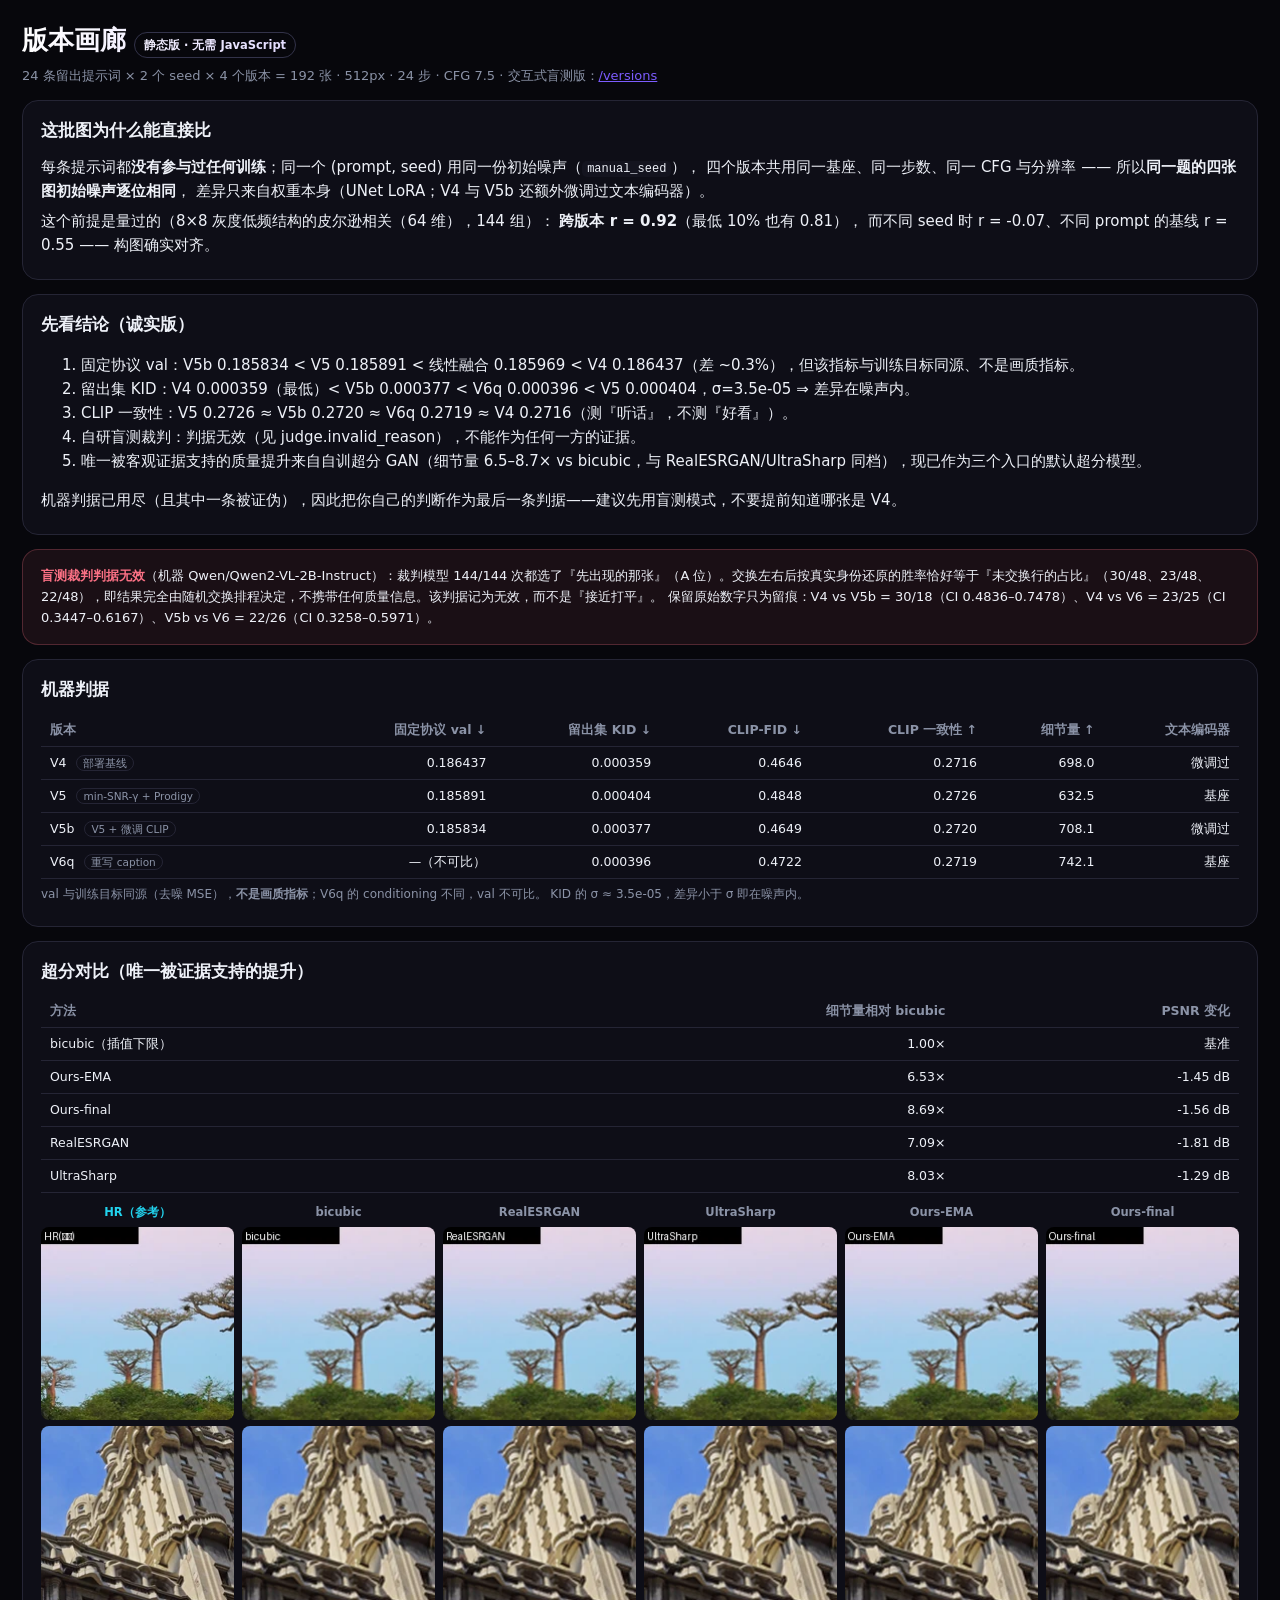
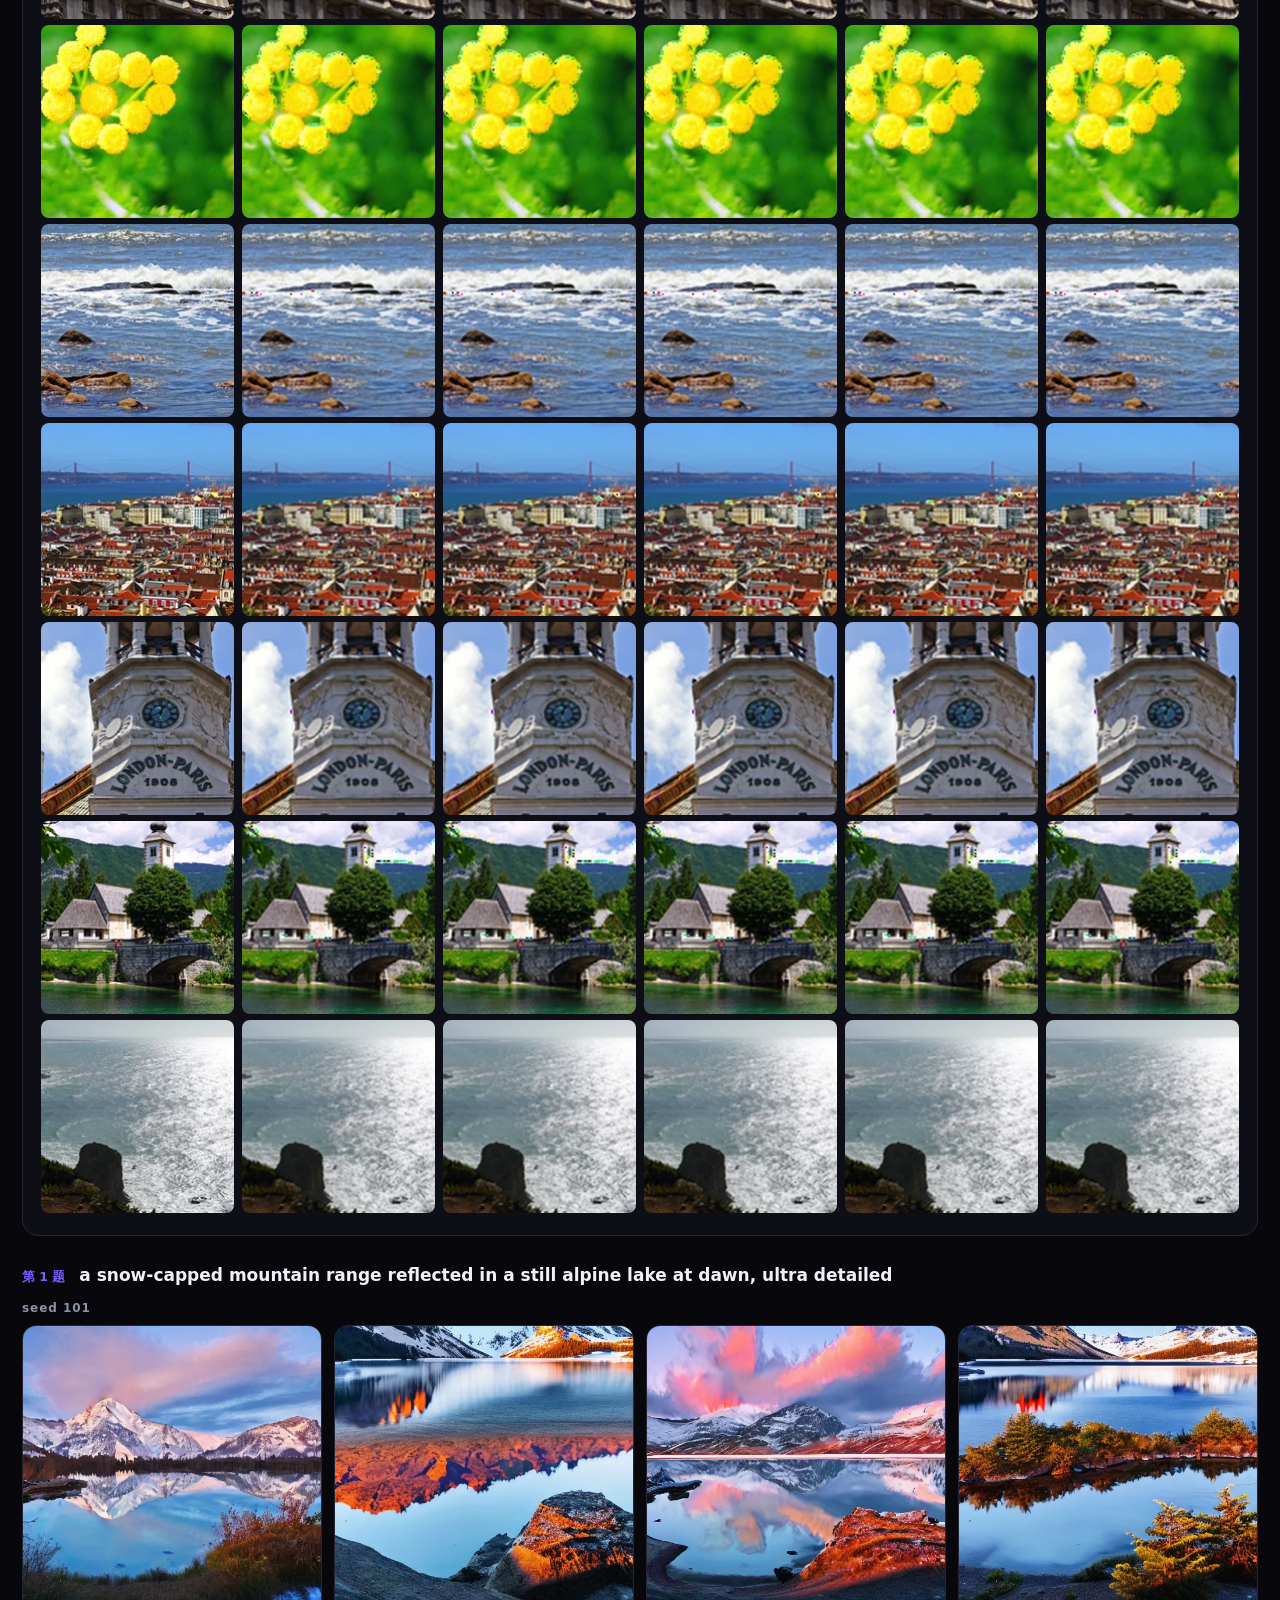
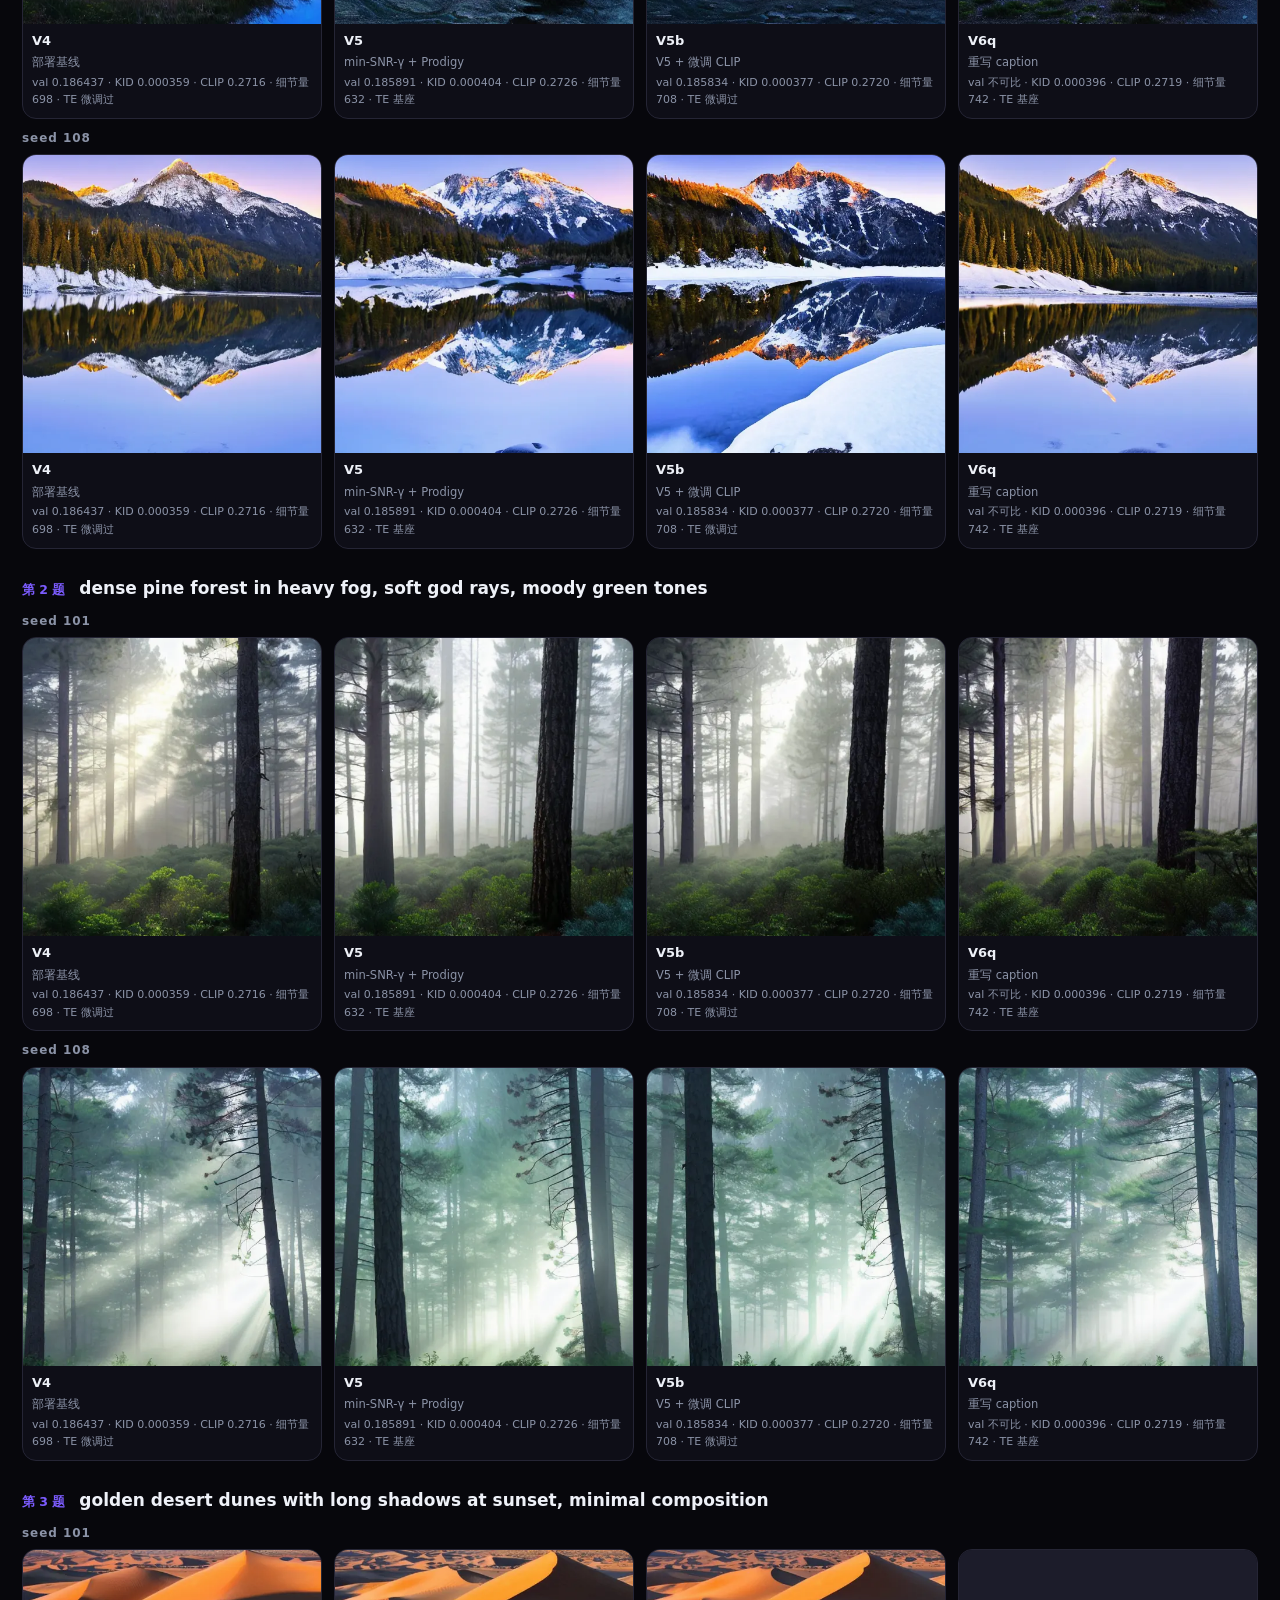
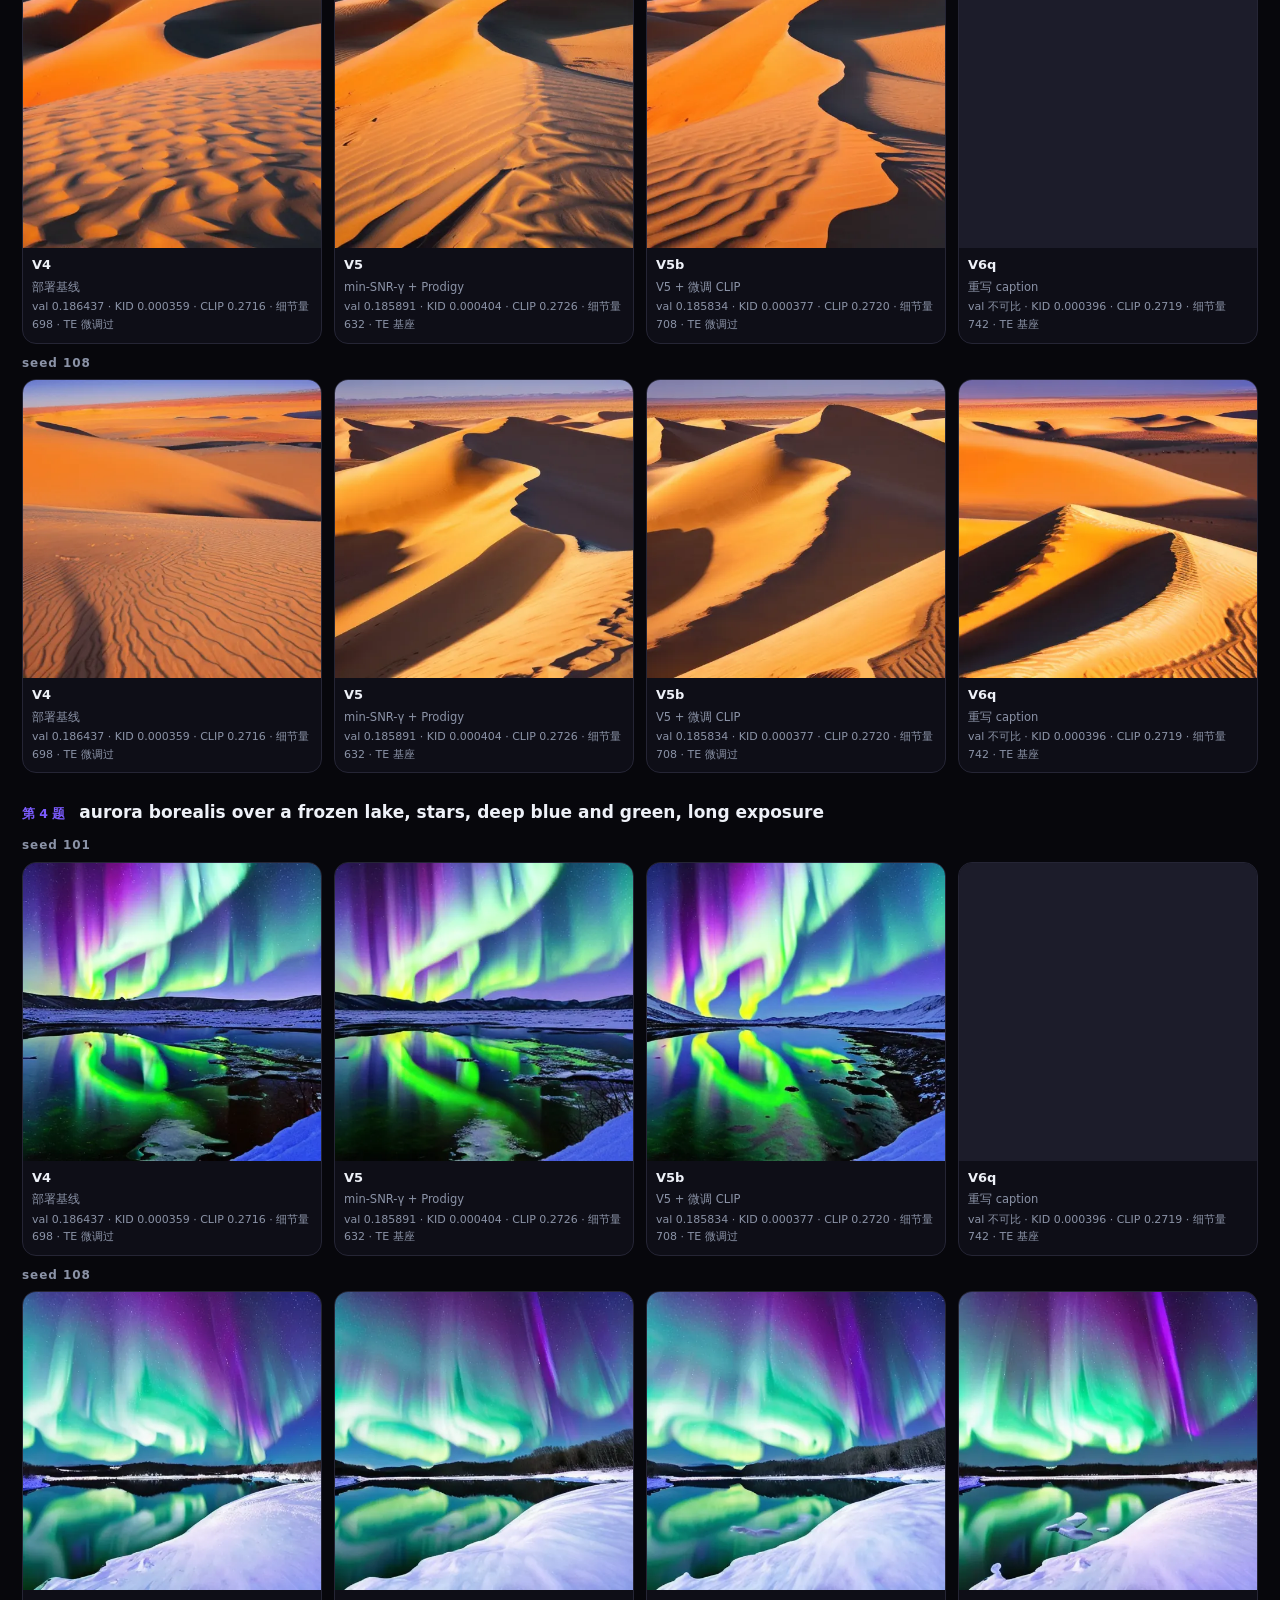
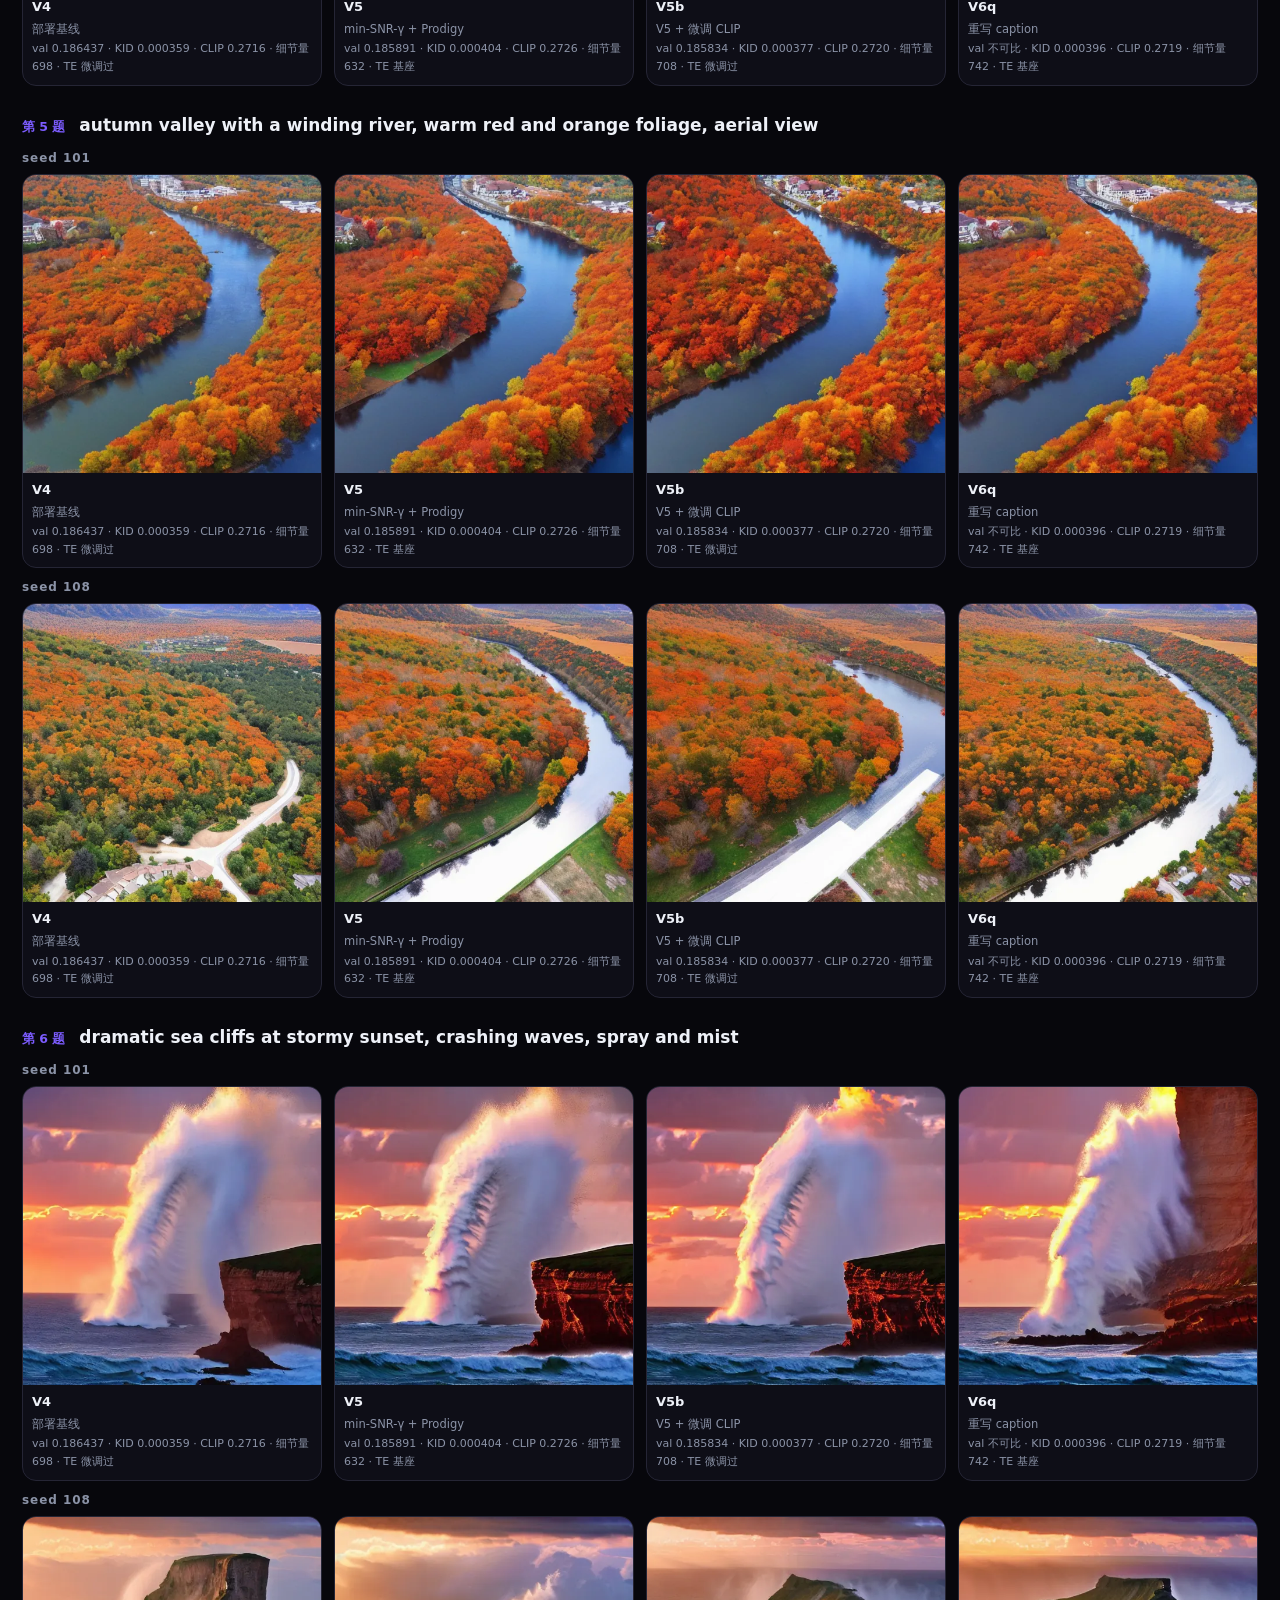
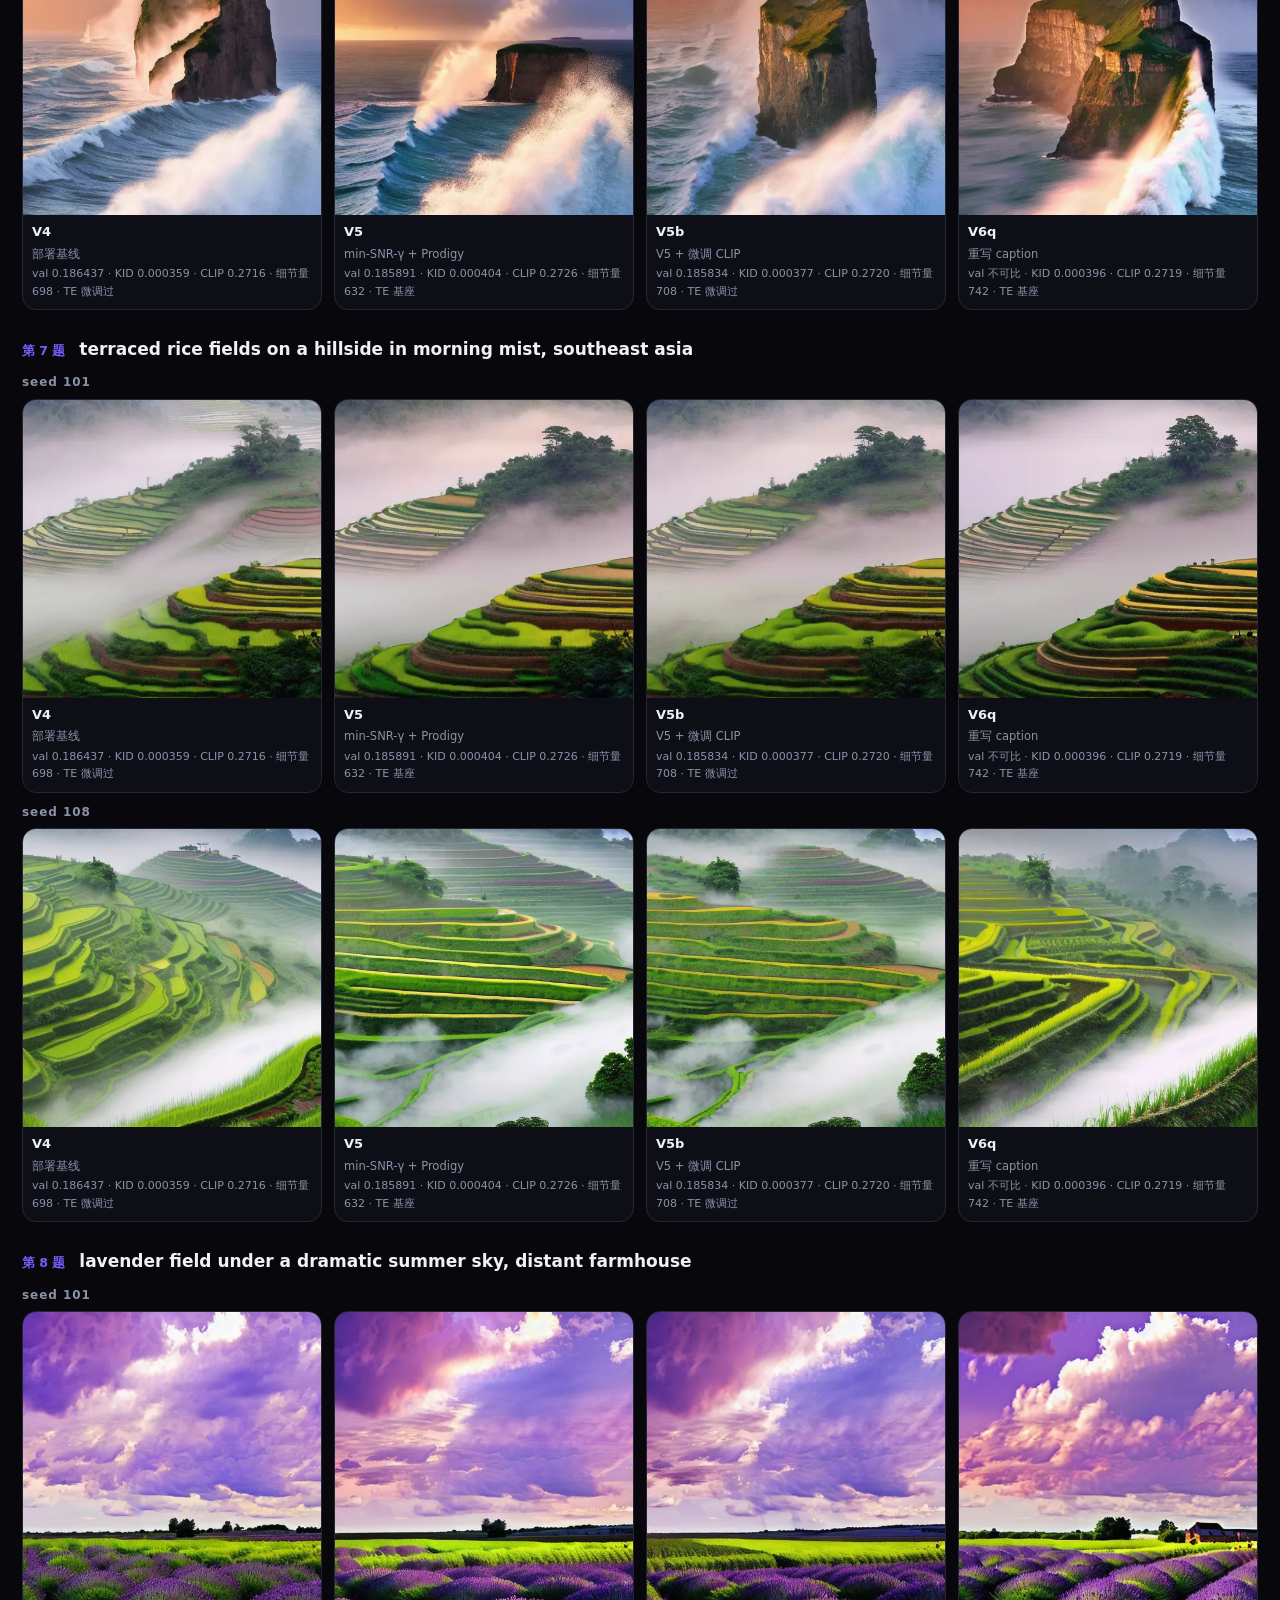
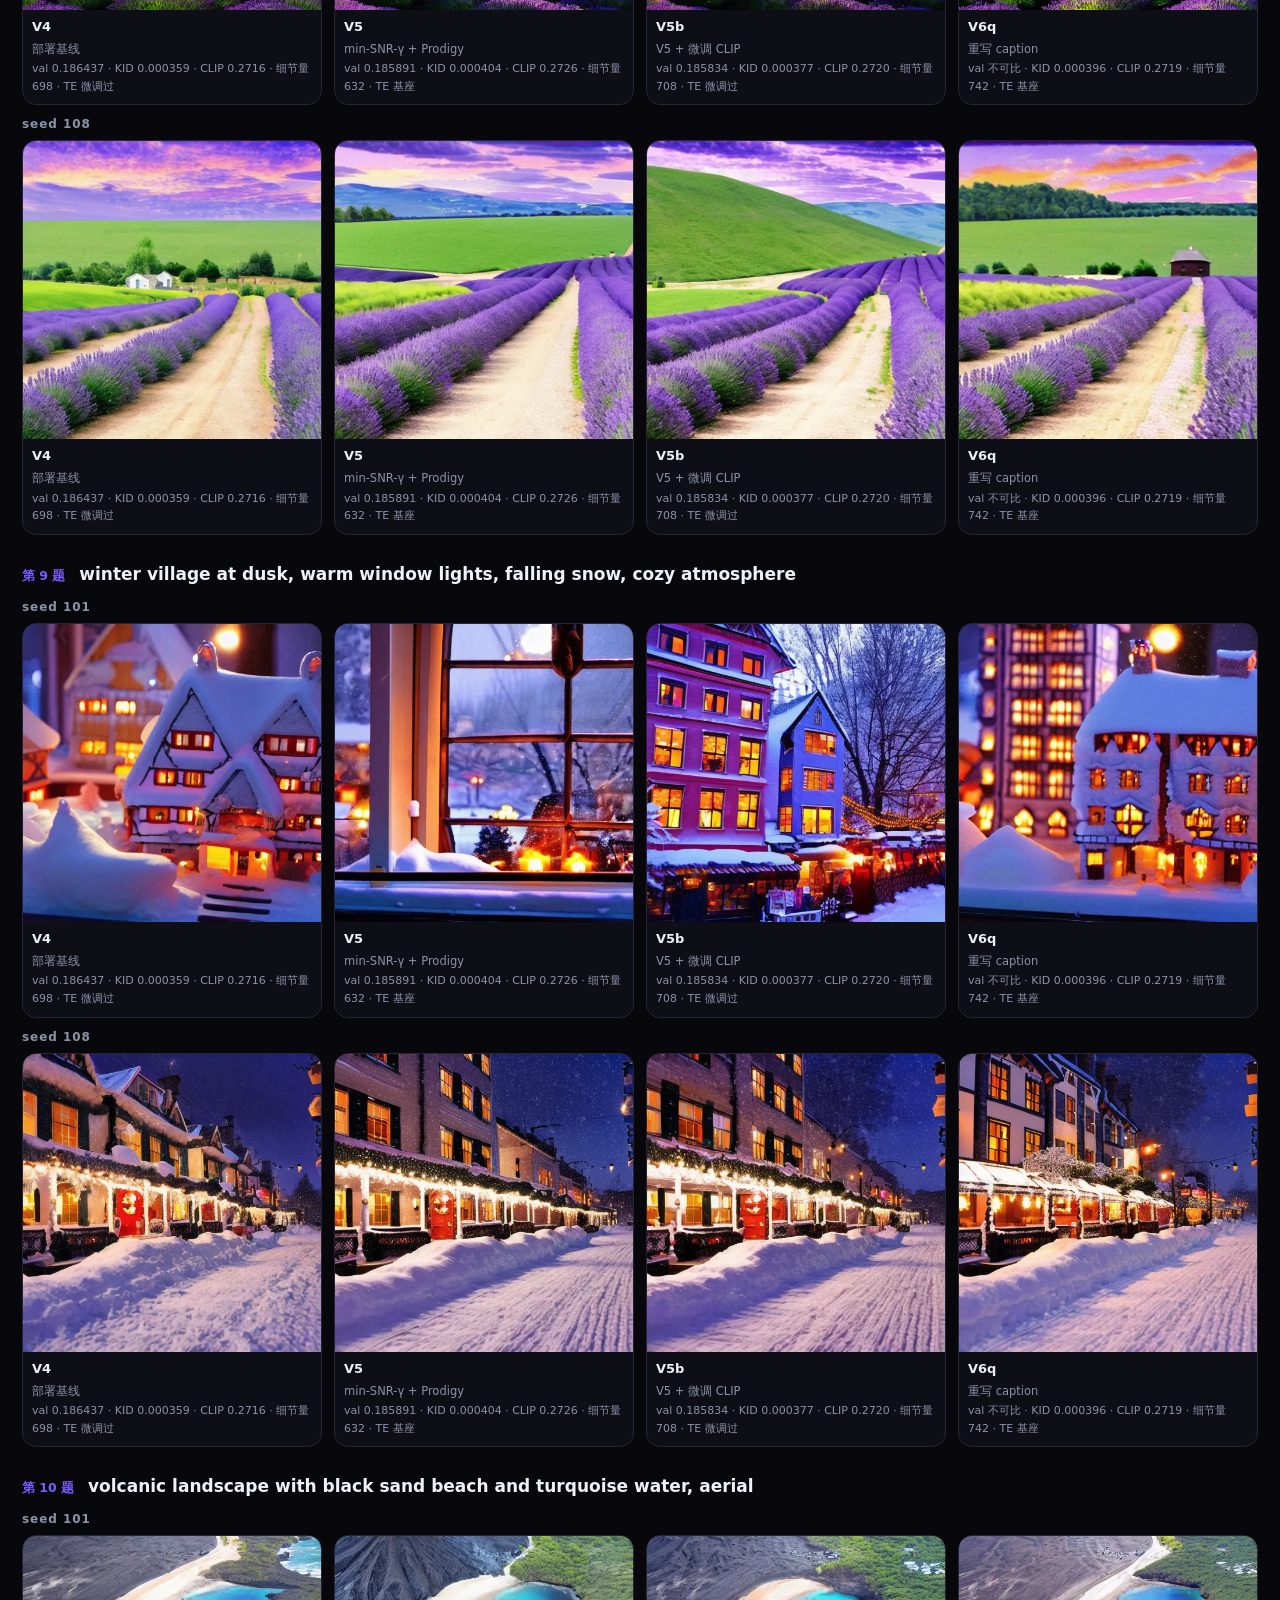
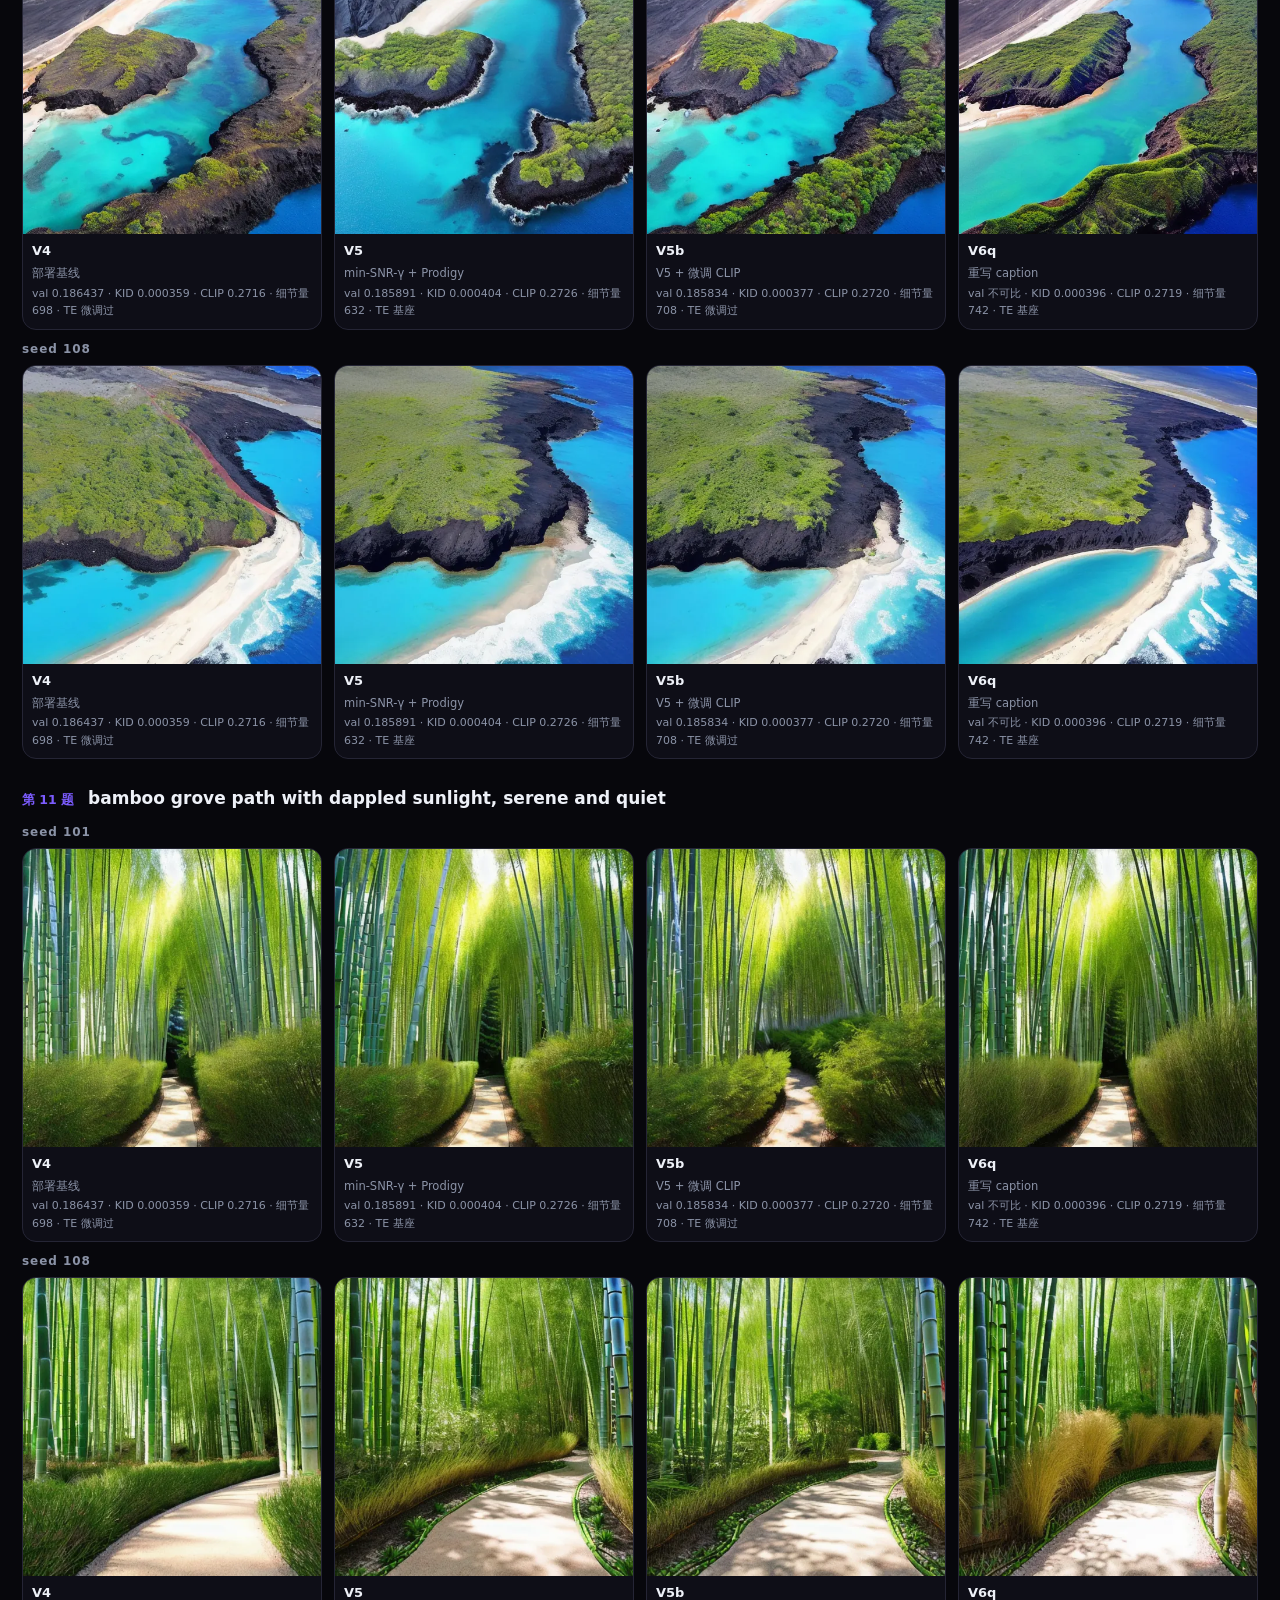
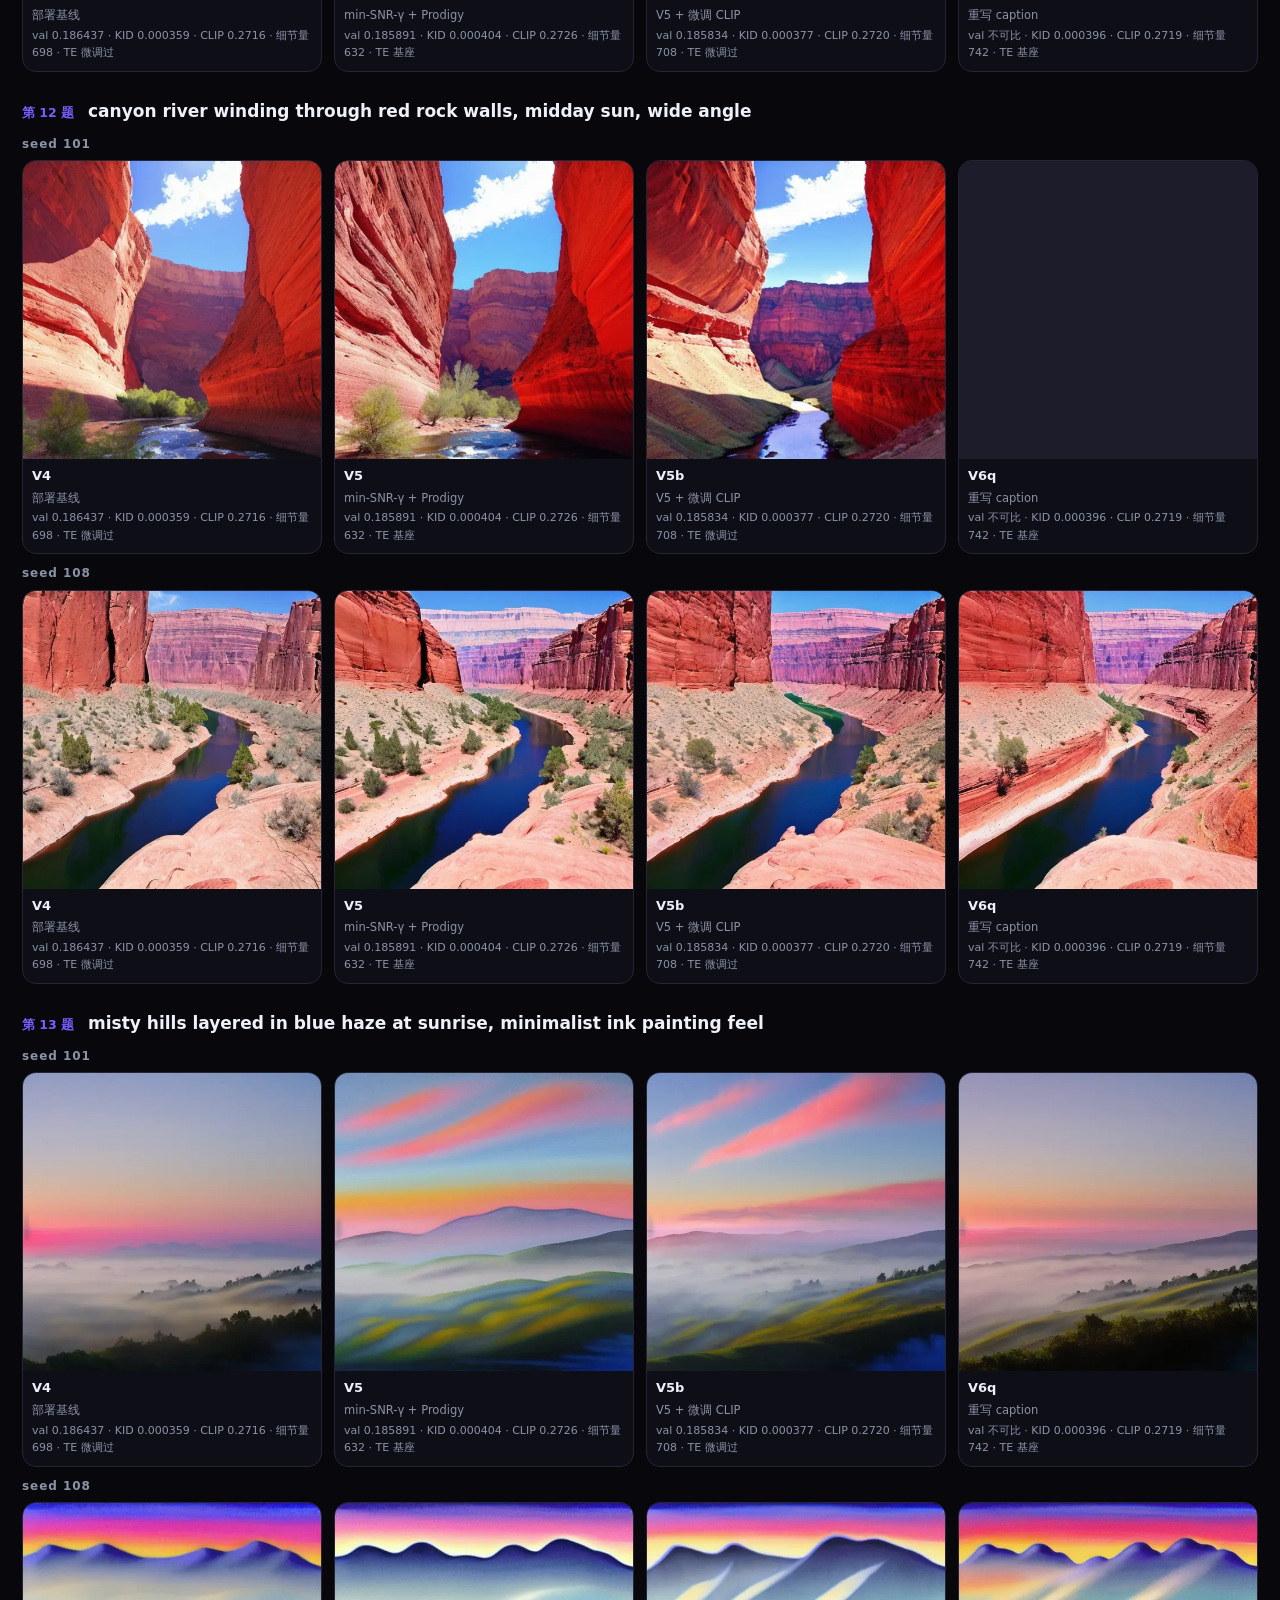
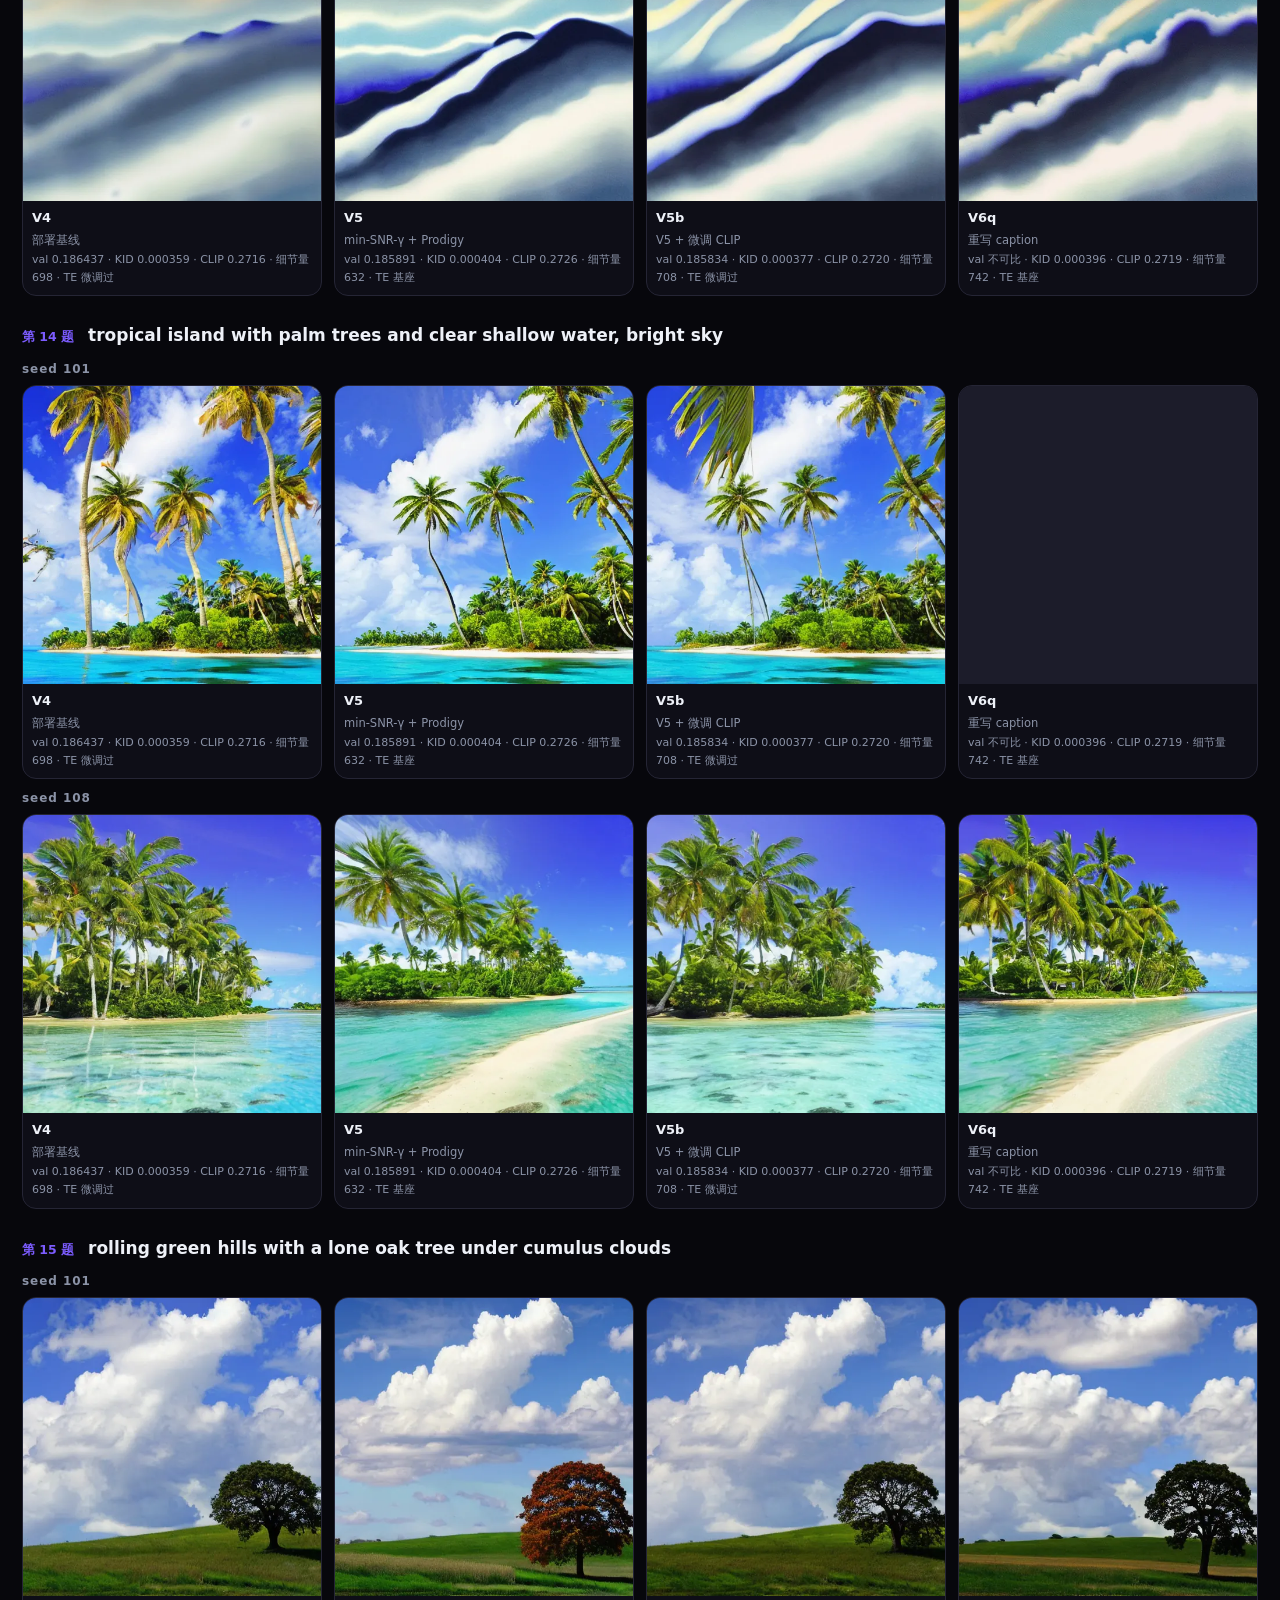
<file: site/gallery.html>
<!doctype html>
<html lang="zh-CN">
<head>
<meta charset="utf-8">
<meta name="viewport" content="width=device-width, initial-scale=1">
<title>版本画廊（静态·无需 JS） · LANDSCAPE·ART</title>
<style>
  :root { color-scheme: dark; }
  * { box-sizing: border-box; }
  body { margin: 0; background: #07070c; color: #eef1f8;
         font: 15px/1.6 system-ui, -apple-system, 'Segoe UI', 'Microsoft YaHei', sans-serif; }
  .wrap { max-width: 1400px; margin: 0 auto; padding: 20px 22px 60px; }
  h1 { font-size: 26px; margin: 0 0 4px;
        background: linear-gradient(100deg, #fff, #b9a8ff 55%, #7fe7f7);
        -webkit-background-clip: text; background-clip: text; -webkit-text-fill-color: transparent; }
  h2 { font-size: 17px; margin: 26px 0 10px; }
  h3 { font-size: 12px; color: #8b93a7; margin: 10px 0 6px; font-weight: 600; letter-spacing: .08em; }
  h4 { font-size: 11.5px; color: #8b93a7; margin: 0 0 6px; text-align: center; }
  p { margin: 6px 0; }
  a { color: #7c5cff; }
  .card { background: #0e0e17; border: 1px solid #252535; border-radius: 16px;
           padding: 16px 18px; margin: 14px 0; }
  .lead { color: #8b93a7; font-size: 13px; margin: 0; }
  .badge { display: inline-block; font-size: 11.5px; padding: 3px 9px; border-radius: 999px;
            border: 1px solid #33334a; color: #8b93a7; margin-left: 8px; }
  .warn { border-color: #fb718540; background: #fb718514; font-size: 13px; }
  .warn b { color: #fb7185; }
  table { width: 100%; border-collapse: collapse; font-size: 12.5px; margin-top: 8px; }
  th, td { text-align: right; padding: 6px 9px; border-bottom: 1px solid #252535; white-space: nowrap; }
  th:first-child, td:first-child { text-align: left; }
  th { color: #8b93a7; font-weight: 600; }
  .tag { font-size: 10.5px; color: #8b93a7; border: 1px solid #252535;
          border-radius: 999px; padding: 1px 6px; margin-left: 6px; }
  .grid { display: grid; grid-template-columns: repeat(4, 1fr); gap: 12px; }
  .cell { margin: 0; border: 1px solid #252535; border-radius: 14px; overflow: hidden; background: #0e0e17; }
  .cell img { display: block; width: 100%; height: auto; background: #1c1c2a; }
  figcaption { padding: 7px 9px 9px; display: grid; gap: 2px; }
  figcaption b { font-size: 13px; }
  figcaption span { font-size: 11.5px; color: #8b93a7; }
  figcaption em { font-size: 11px; color: #8b93a7; font-style: normal; }
  .no { color: #7c5cff; font-size: 12.5px; margin-right: 8px; }
  .srgrid { display: grid; grid-template-columns: repeat(6, 1fr); gap: 8px; margin-top: 10px; }
  .srcol img { width: 100%; height: auto; border-radius: 8px; background: #1c1c2a; display: block; margin-bottom: 6px; }
  .srcol.hr h4 { color: #22d3ee; }
  .foot { color: #8b93a7; font-size: 12px; }
  code { background: #14141f; padding: 1px 5px; border-radius: 5px; font-size: 12px; }
  @media (max-width: 1100px) { .grid { grid-template-columns: repeat(2, 1fr); }
                                .srgrid { grid-template-columns: repeat(3, 1fr); } }
  @media (max-width: 640px) { .grid { grid-template-columns: 1fr; }
                               .srgrid { grid-template-columns: repeat(2, 1fr); }
                               .wrap { padding: 12px 10px 40px; } }
</style>
</head>
<body>
<div class="wrap">
  <h1>版本画廊<span class="badge">静态版 · 无需 JavaScript</span></h1>
  <p class="lead">24 条留出提示词 × 2 个 seed ×
     4 个版本 = 192 张 · 512px ·
     24 步 · CFG 7.5 ·
     交互式盲测版：<a href="versions.html">/versions</a></p>

  <section class="card">
    <h2 style="margin-top:0">这批图为什么能直接比</h2>
    <p>每条提示词都<b>没有参与过任何训练</b>；同一个 (prompt, seed) 用同一份初始噪声（<code>manual_seed</code>），
       四个版本共用同一基座、同一步数、同一 CFG 与分辨率 —— 所以<b>同一题的四张图初始噪声逐位相同</b>，
       差异只来自权重本身（UNet LoRA；V4 与 V5b 还额外微调过文本编码器）。</p>
    <p>这个前提是量过的（8×8 灰度低频结构的皮尔逊相关（64 维），144 组）：
       <b>跨版本 r = 0.92</b>（最低 10% 也有 0.81），
       而不同 seed 时 r = -0.07、不同 prompt 的基线 r = 0.55
       —— 构图确实对齐。</p>
  </section>

  <section class="card">
    <h2 style="margin-top:0">先看结论（诚实版）</h2>
    <ol><li>固定协议 val：V5b 0.185834 &lt; V5 0.185891 &lt; 线性融合 0.185969 &lt; V4 0.186437（差 ~0.3%），但该指标与训练目标同源、不是画质指标。</li><li>留出集 KID：V4 0.000359（最低）&lt; V5b 0.000377 &lt; V6q 0.000396 &lt; V5 0.000404，σ=3.5e-05 ⇒ 差异在噪声内。</li><li>CLIP 一致性：V5 0.2726 ≈ V5b 0.2720 ≈ V6q 0.2719 ≈ V4 0.2716（测『听话』，不测『好看』）。</li><li>自研盲测裁判：判据无效（见 judge.invalid_reason），不能作为任何一方的证据。</li><li>唯一被客观证据支持的质量提升来自自训超分 GAN（细节量 6.5–8.7× vs bicubic，与 RealESRGAN/UltraSharp 同档），现已作为三个入口的默认超分模型。</li></ol>
    <p>机器判据已用尽（且其中一条被证伪），因此把你自己的判断作为最后一条判据——建议先用盲测模式，不要提前知道哪张是 V4。</p>
  </section>

  <section class="card warn">
    <b>盲测裁判判据无效</b>（机器 Qwen/Qwen2-VL-2B-Instruct）：裁判模型 144/144 次都选了『先出现的那张』（A 位）。交换左右后按真实身份还原的胜率恰好等于『未交换行的占比』（30/48、23/48、22/48），即结果完全由随机交换排程决定，不携带任何质量信息。该判据记为无效，而不是『接近打平』。
    保留原始数字只为留痕：V4 vs V5b = 30/18（CI 0.4836–0.7478）、V4 vs V6 = 23/25（CI 0.3447–0.6167）、V5b vs V6 = 22/26（CI 0.3258–0.5971）。
  </section>

  <section class="card">
    <h2 style="margin-top:0">机器判据</h2>
    <table><thead><tr><th>版本</th><th>固定协议 val ↓</th><th>留出集 KID ↓</th><th>CLIP-FID ↓</th><th>CLIP 一致性 ↑</th><th>细节量 ↑</th><th>文本编码器</th></tr></thead><tbody><tr><td>V4 <span class='tag'>部署基线</span></td><td>0.186437</td><td>0.000359</td><td>0.4646</td><td>0.2716</td><td>698.0</td><td>微调过</td></tr><tr><td>V5 <span class='tag'>min-SNR-γ + Prodigy</span></td><td>0.185891</td><td>0.000404</td><td>0.4848</td><td>0.2726</td><td>632.5</td><td>基座</td></tr><tr><td>V5b <span class='tag'>V5 + 微调 CLIP</span></td><td>0.185834</td><td>0.000377</td><td>0.4649</td><td>0.2720</td><td>708.1</td><td>微调过</td></tr><tr><td>V6q <span class='tag'>重写 caption</span></td><td>—（不可比）</td><td>0.000396</td><td>0.4722</td><td>0.2719</td><td>742.1</td><td>基座</td></tr></tbody></table>
    <p class="foot">val 与训练目标同源（去噪 MSE），<b>不是画质指标</b>；V6q 的 conditioning 不同，val 不可比。
       KID 的 σ ≈ 3.5e-05，差异小于 σ 即在噪声内。</p>
  </section>

  <section class="card">
    <h2 style="margin-top:0">超分对比（唯一被证据支持的提升）</h2>
    <table><thead><tr><th>方法</th><th>细节量相对 bicubic</th><th>PSNR 变化</th></tr></thead>
      <tbody><tr><td>bicubic（插值下限）</td><td>1.00×</td><td>基准</td></tr><tr><td>Ours-EMA</td><td>6.53×</td><td>-1.45 dB</td></tr><tr><td>Ours-final</td><td>8.69×</td><td>-1.56 dB</td></tr><tr><td>RealESRGAN</td><td>7.09×</td><td>-1.81 dB</td></tr><tr><td>UltraSharp</td><td>8.03×</td><td>-1.29 dB</td></tr></tbody></table>
    <div class="srgrid"><div class="srcol hr"><h4>HR（参考）</h4><img loading="lazy" decoding="async" alt="HR（参考） 样本 1" src="img/versions/sr/hr_r00.webp"><img loading="lazy" decoding="async" alt="HR（参考） 样本 2" src="img/versions/sr/hr_r01.webp"><img loading="lazy" decoding="async" alt="HR（参考） 样本 3" src="img/versions/sr/hr_r02.webp"><img loading="lazy" decoding="async" alt="HR（参考） 样本 4" src="img/versions/sr/hr_r03.webp"><img loading="lazy" decoding="async" alt="HR（参考） 样本 5" src="img/versions/sr/hr_r04.webp"><img loading="lazy" decoding="async" alt="HR（参考） 样本 6" src="img/versions/sr/hr_r05.webp"><img loading="lazy" decoding="async" alt="HR（参考） 样本 7" src="img/versions/sr/hr_r06.webp"><img loading="lazy" decoding="async" alt="HR（参考） 样本 8" src="img/versions/sr/hr_r07.webp"></div><div class="srcol"><h4>bicubic</h4><img loading="lazy" decoding="async" alt="bicubic 样本 1" src="img/versions/sr/bicubic_r00.webp"><img loading="lazy" decoding="async" alt="bicubic 样本 2" src="img/versions/sr/bicubic_r01.webp"><img loading="lazy" decoding="async" alt="bicubic 样本 3" src="img/versions/sr/bicubic_r02.webp"><img loading="lazy" decoding="async" alt="bicubic 样本 4" src="img/versions/sr/bicubic_r03.webp"><img loading="lazy" decoding="async" alt="bicubic 样本 5" src="img/versions/sr/bicubic_r04.webp"><img loading="lazy" decoding="async" alt="bicubic 样本 6" src="img/versions/sr/bicubic_r05.webp"><img loading="lazy" decoding="async" alt="bicubic 样本 7" src="img/versions/sr/bicubic_r06.webp"><img loading="lazy" decoding="async" alt="bicubic 样本 8" src="img/versions/sr/bicubic_r07.webp"></div><div class="srcol"><h4>RealESRGAN</h4><img loading="lazy" decoding="async" alt="RealESRGAN 样本 1" src="img/versions/sr/realesrgan_r00.webp"><img loading="lazy" decoding="async" alt="RealESRGAN 样本 2" src="img/versions/sr/realesrgan_r01.webp"><img loading="lazy" decoding="async" alt="RealESRGAN 样本 3" src="img/versions/sr/realesrgan_r02.webp"><img loading="lazy" decoding="async" alt="RealESRGAN 样本 4" src="img/versions/sr/realesrgan_r03.webp"><img loading="lazy" decoding="async" alt="RealESRGAN 样本 5" src="img/versions/sr/realesrgan_r04.webp"><img loading="lazy" decoding="async" alt="RealESRGAN 样本 6" src="img/versions/sr/realesrgan_r05.webp"><img loading="lazy" decoding="async" alt="RealESRGAN 样本 7" src="img/versions/sr/realesrgan_r06.webp"><img loading="lazy" decoding="async" alt="RealESRGAN 样本 8" src="img/versions/sr/realesrgan_r07.webp"></div><div class="srcol"><h4>UltraSharp</h4><img loading="lazy" decoding="async" alt="UltraSharp 样本 1" src="img/versions/sr/ultrasharp_r00.webp"><img loading="lazy" decoding="async" alt="UltraSharp 样本 2" src="img/versions/sr/ultrasharp_r01.webp"><img loading="lazy" decoding="async" alt="UltraSharp 样本 3" src="img/versions/sr/ultrasharp_r02.webp"><img loading="lazy" decoding="async" alt="UltraSharp 样本 4" src="img/versions/sr/ultrasharp_r03.webp"><img loading="lazy" decoding="async" alt="UltraSharp 样本 5" src="img/versions/sr/ultrasharp_r04.webp"><img loading="lazy" decoding="async" alt="UltraSharp 样本 6" src="img/versions/sr/ultrasharp_r05.webp"><img loading="lazy" decoding="async" alt="UltraSharp 样本 7" src="img/versions/sr/ultrasharp_r06.webp"><img loading="lazy" decoding="async" alt="UltraSharp 样本 8" src="img/versions/sr/ultrasharp_r07.webp"></div><div class="srcol"><h4>Ours-EMA</h4><img loading="lazy" decoding="async" alt="Ours-EMA 样本 1" src="img/versions/sr/ours_ema_r00.webp"><img loading="lazy" decoding="async" alt="Ours-EMA 样本 2" src="img/versions/sr/ours_ema_r01.webp"><img loading="lazy" decoding="async" alt="Ours-EMA 样本 3" src="img/versions/sr/ours_ema_r02.webp"><img loading="lazy" decoding="async" alt="Ours-EMA 样本 4" src="img/versions/sr/ours_ema_r03.webp"><img loading="lazy" decoding="async" alt="Ours-EMA 样本 5" src="img/versions/sr/ours_ema_r04.webp"><img loading="lazy" decoding="async" alt="Ours-EMA 样本 6" src="img/versions/sr/ours_ema_r05.webp"><img loading="lazy" decoding="async" alt="Ours-EMA 样本 7" src="img/versions/sr/ours_ema_r06.webp"><img loading="lazy" decoding="async" alt="Ours-EMA 样本 8" src="img/versions/sr/ours_ema_r07.webp"></div><div class="srcol"><h4>Ours-final</h4><img loading="lazy" decoding="async" alt="Ours-final 样本 1" src="img/versions/sr/ours_final_r00.webp"><img loading="lazy" decoding="async" alt="Ours-final 样本 2" src="img/versions/sr/ours_final_r01.webp"><img loading="lazy" decoding="async" alt="Ours-final 样本 3" src="img/versions/sr/ours_final_r02.webp"><img loading="lazy" decoding="async" alt="Ours-final 样本 4" src="img/versions/sr/ours_final_r03.webp"><img loading="lazy" decoding="async" alt="Ours-final 样本 5" src="img/versions/sr/ours_final_r04.webp"><img loading="lazy" decoding="async" alt="Ours-final 样本 6" src="img/versions/sr/ours_final_r05.webp"><img loading="lazy" decoding="async" alt="Ours-final 样本 7" src="img/versions/sr/ours_final_r06.webp"><img loading="lazy" decoding="async" alt="Ours-final 样本 8" src="img/versions/sr/ours_final_r07.webp"></div></div>
  </section>

  <section class="prompt"><h2><span class="no">第 1 题</span> a snow-capped mountain range reflected in a still alpine lake at dawn, ultra detailed</h2><div class="seedrow"><h3>seed 101</h3><div class="grid"><figure class="cell"><img loading="lazy" decoding="async" width="512" height="512" alt="V4 第 1 题 seed 101" src="img/versions/V4/p00_s101.webp"><figcaption><b>V4</b><span>部署基线</span><em>val 0.186437 · KID 0.000359 · CLIP 0.2716 · 细节量 698 · TE 微调过</em></figcaption></figure><figure class="cell"><img loading="lazy" decoding="async" width="512" height="512" alt="V5 第 1 题 seed 101" src="img/versions/V5/p00_s101.webp"><figcaption><b>V5</b><span>min-SNR-γ + Prodigy</span><em>val 0.185891 · KID 0.000404 · CLIP 0.2726 · 细节量 632 · TE 基座</em></figcaption></figure><figure class="cell"><img loading="lazy" decoding="async" width="512" height="512" alt="V5b 第 1 题 seed 101" src="img/versions/V5b/p00_s101.webp"><figcaption><b>V5b</b><span>V5 + 微调 CLIP</span><em>val 0.185834 · KID 0.000377 · CLIP 0.2720 · 细节量 708 · TE 微调过</em></figcaption></figure><figure class="cell"><img loading="lazy" decoding="async" width="512" height="512" alt="V6q 第 1 题 seed 101" src="img/versions/V6q/p00_s101.webp"><figcaption><b>V6q</b><span>重写 caption</span><em>val 不可比 · KID 0.000396 · CLIP 0.2719 · 细节量 742 · TE 基座</em></figcaption></figure></div></div><div class="seedrow"><h3>seed 108</h3><div class="grid"><figure class="cell"><img loading="lazy" decoding="async" width="512" height="512" alt="V4 第 1 题 seed 108" src="img/versions/V4/p00_s108.webp"><figcaption><b>V4</b><span>部署基线</span><em>val 0.186437 · KID 0.000359 · CLIP 0.2716 · 细节量 698 · TE 微调过</em></figcaption></figure><figure class="cell"><img loading="lazy" decoding="async" width="512" height="512" alt="V5 第 1 题 seed 108" src="img/versions/V5/p00_s108.webp"><figcaption><b>V5</b><span>min-SNR-γ + Prodigy</span><em>val 0.185891 · KID 0.000404 · CLIP 0.2726 · 细节量 632 · TE 基座</em></figcaption></figure><figure class="cell"><img loading="lazy" decoding="async" width="512" height="512" alt="V5b 第 1 题 seed 108" src="img/versions/V5b/p00_s108.webp"><figcaption><b>V5b</b><span>V5 + 微调 CLIP</span><em>val 0.185834 · KID 0.000377 · CLIP 0.2720 · 细节量 708 · TE 微调过</em></figcaption></figure><figure class="cell"><img loading="lazy" decoding="async" width="512" height="512" alt="V6q 第 1 题 seed 108" src="img/versions/V6q/p00_s108.webp"><figcaption><b>V6q</b><span>重写 caption</span><em>val 不可比 · KID 0.000396 · CLIP 0.2719 · 细节量 742 · TE 基座</em></figcaption></figure></div></div></section><section class="prompt"><h2><span class="no">第 2 题</span> dense pine forest in heavy fog, soft god rays, moody green tones</h2><div class="seedrow"><h3>seed 101</h3><div class="grid"><figure class="cell"><img loading="lazy" decoding="async" width="512" height="512" alt="V4 第 2 题 seed 101" src="img/versions/V4/p01_s101.webp"><figcaption><b>V4</b><span>部署基线</span><em>val 0.186437 · KID 0.000359 · CLIP 0.2716 · 细节量 698 · TE 微调过</em></figcaption></figure><figure class="cell"><img loading="lazy" decoding="async" width="512" height="512" alt="V5 第 2 题 seed 101" src="img/versions/V5/p01_s101.webp"><figcaption><b>V5</b><span>min-SNR-γ + Prodigy</span><em>val 0.185891 · KID 0.000404 · CLIP 0.2726 · 细节量 632 · TE 基座</em></figcaption></figure><figure class="cell"><img loading="lazy" decoding="async" width="512" height="512" alt="V5b 第 2 题 seed 101" src="img/versions/V5b/p01_s101.webp"><figcaption><b>V5b</b><span>V5 + 微调 CLIP</span><em>val 0.185834 · KID 0.000377 · CLIP 0.2720 · 细节量 708 · TE 微调过</em></figcaption></figure><figure class="cell"><img loading="lazy" decoding="async" width="512" height="512" alt="V6q 第 2 题 seed 101" src="img/versions/V6q/p01_s101.webp"><figcaption><b>V6q</b><span>重写 caption</span><em>val 不可比 · KID 0.000396 · CLIP 0.2719 · 细节量 742 · TE 基座</em></figcaption></figure></div></div><div class="seedrow"><h3>seed 108</h3><div class="grid"><figure class="cell"><img loading="lazy" decoding="async" width="512" height="512" alt="V4 第 2 题 seed 108" src="img/versions/V4/p01_s108.webp"><figcaption><b>V4</b><span>部署基线</span><em>val 0.186437 · KID 0.000359 · CLIP 0.2716 · 细节量 698 · TE 微调过</em></figcaption></figure><figure class="cell"><img loading="lazy" decoding="async" width="512" height="512" alt="V5 第 2 题 seed 108" src="img/versions/V5/p01_s108.webp"><figcaption><b>V5</b><span>min-SNR-γ + Prodigy</span><em>val 0.185891 · KID 0.000404 · CLIP 0.2726 · 细节量 632 · TE 基座</em></figcaption></figure><figure class="cell"><img loading="lazy" decoding="async" width="512" height="512" alt="V5b 第 2 题 seed 108" src="img/versions/V5b/p01_s108.webp"><figcaption><b>V5b</b><span>V5 + 微调 CLIP</span><em>val 0.185834 · KID 0.000377 · CLIP 0.2720 · 细节量 708 · TE 微调过</em></figcaption></figure><figure class="cell"><img loading="lazy" decoding="async" width="512" height="512" alt="V6q 第 2 题 seed 108" src="img/versions/V6q/p01_s108.webp"><figcaption><b>V6q</b><span>重写 caption</span><em>val 不可比 · KID 0.000396 · CLIP 0.2719 · 细节量 742 · TE 基座</em></figcaption></figure></div></div></section><section class="prompt"><h2><span class="no">第 3 题</span> golden desert dunes with long shadows at sunset, minimal composition</h2><div class="seedrow"><h3>seed 101</h3><div class="grid"><figure class="cell"><img loading="lazy" decoding="async" width="512" height="512" alt="V4 第 3 题 seed 101" src="img/versions/V4/p02_s101.webp"><figcaption><b>V4</b><span>部署基线</span><em>val 0.186437 · KID 0.000359 · CLIP 0.2716 · 细节量 698 · TE 微调过</em></figcaption></figure><figure class="cell"><img loading="lazy" decoding="async" width="512" height="512" alt="V5 第 3 题 seed 101" src="img/versions/V5/p02_s101.webp"><figcaption><b>V5</b><span>min-SNR-γ + Prodigy</span><em>val 0.185891 · KID 0.000404 · CLIP 0.2726 · 细节量 632 · TE 基座</em></figcaption></figure><figure class="cell"><img loading="lazy" decoding="async" width="512" height="512" alt="V5b 第 3 题 seed 101" src="img/versions/V5b/p02_s101.webp"><figcaption><b>V5b</b><span>V5 + 微调 CLIP</span><em>val 0.185834 · KID 0.000377 · CLIP 0.2720 · 细节量 708 · TE 微调过</em></figcaption></figure><figure class="cell"><img loading="lazy" decoding="async" width="512" height="512" alt="V6q 第 3 题 seed 101" src="img/versions/V6q/p02_s101.webp"><figcaption><b>V6q</b><span>重写 caption</span><em>val 不可比 · KID 0.000396 · CLIP 0.2719 · 细节量 742 · TE 基座</em></figcaption></figure></div></div><div class="seedrow"><h3>seed 108</h3><div class="grid"><figure class="cell"><img loading="lazy" decoding="async" width="512" height="512" alt="V4 第 3 题 seed 108" src="img/versions/V4/p02_s108.webp"><figcaption><b>V4</b><span>部署基线</span><em>val 0.186437 · KID 0.000359 · CLIP 0.2716 · 细节量 698 · TE 微调过</em></figcaption></figure><figure class="cell"><img loading="lazy" decoding="async" width="512" height="512" alt="V5 第 3 题 seed 108" src="img/versions/V5/p02_s108.webp"><figcaption><b>V5</b><span>min-SNR-γ + Prodigy</span><em>val 0.185891 · KID 0.000404 · CLIP 0.2726 · 细节量 632 · TE 基座</em></figcaption></figure><figure class="cell"><img loading="lazy" decoding="async" width="512" height="512" alt="V5b 第 3 题 seed 108" src="img/versions/V5b/p02_s108.webp"><figcaption><b>V5b</b><span>V5 + 微调 CLIP</span><em>val 0.185834 · KID 0.000377 · CLIP 0.2720 · 细节量 708 · TE 微调过</em></figcaption></figure><figure class="cell"><img loading="lazy" decoding="async" width="512" height="512" alt="V6q 第 3 题 seed 108" src="img/versions/V6q/p02_s108.webp"><figcaption><b>V6q</b><span>重写 caption</span><em>val 不可比 · KID 0.000396 · CLIP 0.2719 · 细节量 742 · TE 基座</em></figcaption></figure></div></div></section><section class="prompt"><h2><span class="no">第 4 题</span> aurora borealis over a frozen lake, stars, deep blue and green, long exposure</h2><div class="seedrow"><h3>seed 101</h3><div class="grid"><figure class="cell"><img loading="lazy" decoding="async" width="512" height="512" alt="V4 第 4 题 seed 101" src="img/versions/V4/p03_s101.webp"><figcaption><b>V4</b><span>部署基线</span><em>val 0.186437 · KID 0.000359 · CLIP 0.2716 · 细节量 698 · TE 微调过</em></figcaption></figure><figure class="cell"><img loading="lazy" decoding="async" width="512" height="512" alt="V5 第 4 题 seed 101" src="img/versions/V5/p03_s101.webp"><figcaption><b>V5</b><span>min-SNR-γ + Prodigy</span><em>val 0.185891 · KID 0.000404 · CLIP 0.2726 · 细节量 632 · TE 基座</em></figcaption></figure><figure class="cell"><img loading="lazy" decoding="async" width="512" height="512" alt="V5b 第 4 题 seed 101" src="img/versions/V5b/p03_s101.webp"><figcaption><b>V5b</b><span>V5 + 微调 CLIP</span><em>val 0.185834 · KID 0.000377 · CLIP 0.2720 · 细节量 708 · TE 微调过</em></figcaption></figure><figure class="cell"><img loading="lazy" decoding="async" width="512" height="512" alt="V6q 第 4 题 seed 101" src="img/versions/V6q/p03_s101.webp"><figcaption><b>V6q</b><span>重写 caption</span><em>val 不可比 · KID 0.000396 · CLIP 0.2719 · 细节量 742 · TE 基座</em></figcaption></figure></div></div><div class="seedrow"><h3>seed 108</h3><div class="grid"><figure class="cell"><img loading="lazy" decoding="async" width="512" height="512" alt="V4 第 4 题 seed 108" src="img/versions/V4/p03_s108.webp"><figcaption><b>V4</b><span>部署基线</span><em>val 0.186437 · KID 0.000359 · CLIP 0.2716 · 细节量 698 · TE 微调过</em></figcaption></figure><figure class="cell"><img loading="lazy" decoding="async" width="512" height="512" alt="V5 第 4 题 seed 108" src="img/versions/V5/p03_s108.webp"><figcaption><b>V5</b><span>min-SNR-γ + Prodigy</span><em>val 0.185891 · KID 0.000404 · CLIP 0.2726 · 细节量 632 · TE 基座</em></figcaption></figure><figure class="cell"><img loading="lazy" decoding="async" width="512" height="512" alt="V5b 第 4 题 seed 108" src="img/versions/V5b/p03_s108.webp"><figcaption><b>V5b</b><span>V5 + 微调 CLIP</span><em>val 0.185834 · KID 0.000377 · CLIP 0.2720 · 细节量 708 · TE 微调过</em></figcaption></figure><figure class="cell"><img loading="lazy" decoding="async" width="512" height="512" alt="V6q 第 4 题 seed 108" src="img/versions/V6q/p03_s108.webp"><figcaption><b>V6q</b><span>重写 caption</span><em>val 不可比 · KID 0.000396 · CLIP 0.2719 · 细节量 742 · TE 基座</em></figcaption></figure></div></div></section><section class="prompt"><h2><span class="no">第 5 题</span> autumn valley with a winding river, warm red and orange foliage, aerial view</h2><div class="seedrow"><h3>seed 101</h3><div class="grid"><figure class="cell"><img loading="lazy" decoding="async" width="512" height="512" alt="V4 第 5 题 seed 101" src="img/versions/V4/p04_s101.webp"><figcaption><b>V4</b><span>部署基线</span><em>val 0.186437 · KID 0.000359 · CLIP 0.2716 · 细节量 698 · TE 微调过</em></figcaption></figure><figure class="cell"><img loading="lazy" decoding="async" width="512" height="512" alt="V5 第 5 题 seed 101" src="img/versions/V5/p04_s101.webp"><figcaption><b>V5</b><span>min-SNR-γ + Prodigy</span><em>val 0.185891 · KID 0.000404 · CLIP 0.2726 · 细节量 632 · TE 基座</em></figcaption></figure><figure class="cell"><img loading="lazy" decoding="async" width="512" height="512" alt="V5b 第 5 题 seed 101" src="img/versions/V5b/p04_s101.webp"><figcaption><b>V5b</b><span>V5 + 微调 CLIP</span><em>val 0.185834 · KID 0.000377 · CLIP 0.2720 · 细节量 708 · TE 微调过</em></figcaption></figure><figure class="cell"><img loading="lazy" decoding="async" width="512" height="512" alt="V6q 第 5 题 seed 101" src="img/versions/V6q/p04_s101.webp"><figcaption><b>V6q</b><span>重写 caption</span><em>val 不可比 · KID 0.000396 · CLIP 0.2719 · 细节量 742 · TE 基座</em></figcaption></figure></div></div><div class="seedrow"><h3>seed 108</h3><div class="grid"><figure class="cell"><img loading="lazy" decoding="async" width="512" height="512" alt="V4 第 5 题 seed 108" src="img/versions/V4/p04_s108.webp"><figcaption><b>V4</b><span>部署基线</span><em>val 0.186437 · KID 0.000359 · CLIP 0.2716 · 细节量 698 · TE 微调过</em></figcaption></figure><figure class="cell"><img loading="lazy" decoding="async" width="512" height="512" alt="V5 第 5 题 seed 108" src="img/versions/V5/p04_s108.webp"><figcaption><b>V5</b><span>min-SNR-γ + Prodigy</span><em>val 0.185891 · KID 0.000404 · CLIP 0.2726 · 细节量 632 · TE 基座</em></figcaption></figure><figure class="cell"><img loading="lazy" decoding="async" width="512" height="512" alt="V5b 第 5 题 seed 108" src="img/versions/V5b/p04_s108.webp"><figcaption><b>V5b</b><span>V5 + 微调 CLIP</span><em>val 0.185834 · KID 0.000377 · CLIP 0.2720 · 细节量 708 · TE 微调过</em></figcaption></figure><figure class="cell"><img loading="lazy" decoding="async" width="512" height="512" alt="V6q 第 5 题 seed 108" src="img/versions/V6q/p04_s108.webp"><figcaption><b>V6q</b><span>重写 caption</span><em>val 不可比 · KID 0.000396 · CLIP 0.2719 · 细节量 742 · TE 基座</em></figcaption></figure></div></div></section><section class="prompt"><h2><span class="no">第 6 题</span> dramatic sea cliffs at stormy sunset, crashing waves, spray and mist</h2><div class="seedrow"><h3>seed 101</h3><div class="grid"><figure class="cell"><img loading="lazy" decoding="async" width="512" height="512" alt="V4 第 6 题 seed 101" src="img/versions/V4/p05_s101.webp"><figcaption><b>V4</b><span>部署基线</span><em>val 0.186437 · KID 0.000359 · CLIP 0.2716 · 细节量 698 · TE 微调过</em></figcaption></figure><figure class="cell"><img loading="lazy" decoding="async" width="512" height="512" alt="V5 第 6 题 seed 101" src="img/versions/V5/p05_s101.webp"><figcaption><b>V5</b><span>min-SNR-γ + Prodigy</span><em>val 0.185891 · KID 0.000404 · CLIP 0.2726 · 细节量 632 · TE 基座</em></figcaption></figure><figure class="cell"><img loading="lazy" decoding="async" width="512" height="512" alt="V5b 第 6 题 seed 101" src="img/versions/V5b/p05_s101.webp"><figcaption><b>V5b</b><span>V5 + 微调 CLIP</span><em>val 0.185834 · KID 0.000377 · CLIP 0.2720 · 细节量 708 · TE 微调过</em></figcaption></figure><figure class="cell"><img loading="lazy" decoding="async" width="512" height="512" alt="V6q 第 6 题 seed 101" src="img/versions/V6q/p05_s101.webp"><figcaption><b>V6q</b><span>重写 caption</span><em>val 不可比 · KID 0.000396 · CLIP 0.2719 · 细节量 742 · TE 基座</em></figcaption></figure></div></div><div class="seedrow"><h3>seed 108</h3><div class="grid"><figure class="cell"><img loading="lazy" decoding="async" width="512" height="512" alt="V4 第 6 题 seed 108" src="img/versions/V4/p05_s108.webp"><figcaption><b>V4</b><span>部署基线</span><em>val 0.186437 · KID 0.000359 · CLIP 0.2716 · 细节量 698 · TE 微调过</em></figcaption></figure><figure class="cell"><img loading="lazy" decoding="async" width="512" height="512" alt="V5 第 6 题 seed 108" src="img/versions/V5/p05_s108.webp"><figcaption><b>V5</b><span>min-SNR-γ + Prodigy</span><em>val 0.185891 · KID 0.000404 · CLIP 0.2726 · 细节量 632 · TE 基座</em></figcaption></figure><figure class="cell"><img loading="lazy" decoding="async" width="512" height="512" alt="V5b 第 6 题 seed 108" src="img/versions/V5b/p05_s108.webp"><figcaption><b>V5b</b><span>V5 + 微调 CLIP</span><em>val 0.185834 · KID 0.000377 · CLIP 0.2720 · 细节量 708 · TE 微调过</em></figcaption></figure><figure class="cell"><img loading="lazy" decoding="async" width="512" height="512" alt="V6q 第 6 题 seed 108" src="img/versions/V6q/p05_s108.webp"><figcaption><b>V6q</b><span>重写 caption</span><em>val 不可比 · KID 0.000396 · CLIP 0.2719 · 细节量 742 · TE 基座</em></figcaption></figure></div></div></section><section class="prompt"><h2><span class="no">第 7 题</span> terraced rice fields on a hillside in morning mist, southeast asia</h2><div class="seedrow"><h3>seed 101</h3><div class="grid"><figure class="cell"><img loading="lazy" decoding="async" width="512" height="512" alt="V4 第 7 题 seed 101" src="img/versions/V4/p06_s101.webp"><figcaption><b>V4</b><span>部署基线</span><em>val 0.186437 · KID 0.000359 · CLIP 0.2716 · 细节量 698 · TE 微调过</em></figcaption></figure><figure class="cell"><img loading="lazy" decoding="async" width="512" height="512" alt="V5 第 7 题 seed 101" src="img/versions/V5/p06_s101.webp"><figcaption><b>V5</b><span>min-SNR-γ + Prodigy</span><em>val 0.185891 · KID 0.000404 · CLIP 0.2726 · 细节量 632 · TE 基座</em></figcaption></figure><figure class="cell"><img loading="lazy" decoding="async" width="512" height="512" alt="V5b 第 7 题 seed 101" src="img/versions/V5b/p06_s101.webp"><figcaption><b>V5b</b><span>V5 + 微调 CLIP</span><em>val 0.185834 · KID 0.000377 · CLIP 0.2720 · 细节量 708 · TE 微调过</em></figcaption></figure><figure class="cell"><img loading="lazy" decoding="async" width="512" height="512" alt="V6q 第 7 题 seed 101" src="img/versions/V6q/p06_s101.webp"><figcaption><b>V6q</b><span>重写 caption</span><em>val 不可比 · KID 0.000396 · CLIP 0.2719 · 细节量 742 · TE 基座</em></figcaption></figure></div></div><div class="seedrow"><h3>seed 108</h3><div class="grid"><figure class="cell"><img loading="lazy" decoding="async" width="512" height="512" alt="V4 第 7 题 seed 108" src="img/versions/V4/p06_s108.webp"><figcaption><b>V4</b><span>部署基线</span><em>val 0.186437 · KID 0.000359 · CLIP 0.2716 · 细节量 698 · TE 微调过</em></figcaption></figure><figure class="cell"><img loading="lazy" decoding="async" width="512" height="512" alt="V5 第 7 题 seed 108" src="img/versions/V5/p06_s108.webp"><figcaption><b>V5</b><span>min-SNR-γ + Prodigy</span><em>val 0.185891 · KID 0.000404 · CLIP 0.2726 · 细节量 632 · TE 基座</em></figcaption></figure><figure class="cell"><img loading="lazy" decoding="async" width="512" height="512" alt="V5b 第 7 题 seed 108" src="img/versions/V5b/p06_s108.webp"><figcaption><b>V5b</b><span>V5 + 微调 CLIP</span><em>val 0.185834 · KID 0.000377 · CLIP 0.2720 · 细节量 708 · TE 微调过</em></figcaption></figure><figure class="cell"><img loading="lazy" decoding="async" width="512" height="512" alt="V6q 第 7 题 seed 108" src="img/versions/V6q/p06_s108.webp"><figcaption><b>V6q</b><span>重写 caption</span><em>val 不可比 · KID 0.000396 · CLIP 0.2719 · 细节量 742 · TE 基座</em></figcaption></figure></div></div></section><section class="prompt"><h2><span class="no">第 8 题</span> lavender field under a dramatic summer sky, distant farmhouse</h2><div class="seedrow"><h3>seed 101</h3><div class="grid"><figure class="cell"><img loading="lazy" decoding="async" width="512" height="512" alt="V4 第 8 题 seed 101" src="img/versions/V4/p07_s101.webp"><figcaption><b>V4</b><span>部署基线</span><em>val 0.186437 · KID 0.000359 · CLIP 0.2716 · 细节量 698 · TE 微调过</em></figcaption></figure><figure class="cell"><img loading="lazy" decoding="async" width="512" height="512" alt="V5 第 8 题 seed 101" src="img/versions/V5/p07_s101.webp"><figcaption><b>V5</b><span>min-SNR-γ + Prodigy</span><em>val 0.185891 · KID 0.000404 · CLIP 0.2726 · 细节量 632 · TE 基座</em></figcaption></figure><figure class="cell"><img loading="lazy" decoding="async" width="512" height="512" alt="V5b 第 8 题 seed 101" src="img/versions/V5b/p07_s101.webp"><figcaption><b>V5b</b><span>V5 + 微调 CLIP</span><em>val 0.185834 · KID 0.000377 · CLIP 0.2720 · 细节量 708 · TE 微调过</em></figcaption></figure><figure class="cell"><img loading="lazy" decoding="async" width="512" height="512" alt="V6q 第 8 题 seed 101" src="img/versions/V6q/p07_s101.webp"><figcaption><b>V6q</b><span>重写 caption</span><em>val 不可比 · KID 0.000396 · CLIP 0.2719 · 细节量 742 · TE 基座</em></figcaption></figure></div></div><div class="seedrow"><h3>seed 108</h3><div class="grid"><figure class="cell"><img loading="lazy" decoding="async" width="512" height="512" alt="V4 第 8 题 seed 108" src="img/versions/V4/p07_s108.webp"><figcaption><b>V4</b><span>部署基线</span><em>val 0.186437 · KID 0.000359 · CLIP 0.2716 · 细节量 698 · TE 微调过</em></figcaption></figure><figure class="cell"><img loading="lazy" decoding="async" width="512" height="512" alt="V5 第 8 题 seed 108" src="img/versions/V5/p07_s108.webp"><figcaption><b>V5</b><span>min-SNR-γ + Prodigy</span><em>val 0.185891 · KID 0.000404 · CLIP 0.2726 · 细节量 632 · TE 基座</em></figcaption></figure><figure class="cell"><img loading="lazy" decoding="async" width="512" height="512" alt="V5b 第 8 题 seed 108" src="img/versions/V5b/p07_s108.webp"><figcaption><b>V5b</b><span>V5 + 微调 CLIP</span><em>val 0.185834 · KID 0.000377 · CLIP 0.2720 · 细节量 708 · TE 微调过</em></figcaption></figure><figure class="cell"><img loading="lazy" decoding="async" width="512" height="512" alt="V6q 第 8 题 seed 108" src="img/versions/V6q/p07_s108.webp"><figcaption><b>V6q</b><span>重写 caption</span><em>val 不可比 · KID 0.000396 · CLIP 0.2719 · 细节量 742 · TE 基座</em></figcaption></figure></div></div></section><section class="prompt"><h2><span class="no">第 9 题</span> winter village at dusk, warm window lights, falling snow, cozy atmosphere</h2><div class="seedrow"><h3>seed 101</h3><div class="grid"><figure class="cell"><img loading="lazy" decoding="async" width="512" height="512" alt="V4 第 9 题 seed 101" src="img/versions/V4/p08_s101.webp"><figcaption><b>V4</b><span>部署基线</span><em>val 0.186437 · KID 0.000359 · CLIP 0.2716 · 细节量 698 · TE 微调过</em></figcaption></figure><figure class="cell"><img loading="lazy" decoding="async" width="512" height="512" alt="V5 第 9 题 seed 101" src="img/versions/V5/p08_s101.webp"><figcaption><b>V5</b><span>min-SNR-γ + Prodigy</span><em>val 0.185891 · KID 0.000404 · CLIP 0.2726 · 细节量 632 · TE 基座</em></figcaption></figure><figure class="cell"><img loading="lazy" decoding="async" width="512" height="512" alt="V5b 第 9 题 seed 101" src="img/versions/V5b/p08_s101.webp"><figcaption><b>V5b</b><span>V5 + 微调 CLIP</span><em>val 0.185834 · KID 0.000377 · CLIP 0.2720 · 细节量 708 · TE 微调过</em></figcaption></figure><figure class="cell"><img loading="lazy" decoding="async" width="512" height="512" alt="V6q 第 9 题 seed 101" src="img/versions/V6q/p08_s101.webp"><figcaption><b>V6q</b><span>重写 caption</span><em>val 不可比 · KID 0.000396 · CLIP 0.2719 · 细节量 742 · TE 基座</em></figcaption></figure></div></div><div class="seedrow"><h3>seed 108</h3><div class="grid"><figure class="cell"><img loading="lazy" decoding="async" width="512" height="512" alt="V4 第 9 题 seed 108" src="img/versions/V4/p08_s108.webp"><figcaption><b>V4</b><span>部署基线</span><em>val 0.186437 · KID 0.000359 · CLIP 0.2716 · 细节量 698 · TE 微调过</em></figcaption></figure><figure class="cell"><img loading="lazy" decoding="async" width="512" height="512" alt="V5 第 9 题 seed 108" src="img/versions/V5/p08_s108.webp"><figcaption><b>V5</b><span>min-SNR-γ + Prodigy</span><em>val 0.185891 · KID 0.000404 · CLIP 0.2726 · 细节量 632 · TE 基座</em></figcaption></figure><figure class="cell"><img loading="lazy" decoding="async" width="512" height="512" alt="V5b 第 9 题 seed 108" src="img/versions/V5b/p08_s108.webp"><figcaption><b>V5b</b><span>V5 + 微调 CLIP</span><em>val 0.185834 · KID 0.000377 · CLIP 0.2720 · 细节量 708 · TE 微调过</em></figcaption></figure><figure class="cell"><img loading="lazy" decoding="async" width="512" height="512" alt="V6q 第 9 题 seed 108" src="img/versions/V6q/p08_s108.webp"><figcaption><b>V6q</b><span>重写 caption</span><em>val 不可比 · KID 0.000396 · CLIP 0.2719 · 细节量 742 · TE 基座</em></figcaption></figure></div></div></section><section class="prompt"><h2><span class="no">第 10 题</span> volcanic landscape with black sand beach and turquoise water, aerial</h2><div class="seedrow"><h3>seed 101</h3><div class="grid"><figure class="cell"><img loading="lazy" decoding="async" width="512" height="512" alt="V4 第 10 题 seed 101" src="img/versions/V4/p09_s101.webp"><figcaption><b>V4</b><span>部署基线</span><em>val 0.186437 · KID 0.000359 · CLIP 0.2716 · 细节量 698 · TE 微调过</em></figcaption></figure><figure class="cell"><img loading="lazy" decoding="async" width="512" height="512" alt="V5 第 10 题 seed 101" src="img/versions/V5/p09_s101.webp"><figcaption><b>V5</b><span>min-SNR-γ + Prodigy</span><em>val 0.185891 · KID 0.000404 · CLIP 0.2726 · 细节量 632 · TE 基座</em></figcaption></figure><figure class="cell"><img loading="lazy" decoding="async" width="512" height="512" alt="V5b 第 10 题 seed 101" src="img/versions/V5b/p09_s101.webp"><figcaption><b>V5b</b><span>V5 + 微调 CLIP</span><em>val 0.185834 · KID 0.000377 · CLIP 0.2720 · 细节量 708 · TE 微调过</em></figcaption></figure><figure class="cell"><img loading="lazy" decoding="async" width="512" height="512" alt="V6q 第 10 题 seed 101" src="img/versions/V6q/p09_s101.webp"><figcaption><b>V6q</b><span>重写 caption</span><em>val 不可比 · KID 0.000396 · CLIP 0.2719 · 细节量 742 · TE 基座</em></figcaption></figure></div></div><div class="seedrow"><h3>seed 108</h3><div class="grid"><figure class="cell"><img loading="lazy" decoding="async" width="512" height="512" alt="V4 第 10 题 seed 108" src="img/versions/V4/p09_s108.webp"><figcaption><b>V4</b><span>部署基线</span><em>val 0.186437 · KID 0.000359 · CLIP 0.2716 · 细节量 698 · TE 微调过</em></figcaption></figure><figure class="cell"><img loading="lazy" decoding="async" width="512" height="512" alt="V5 第 10 题 seed 108" src="img/versions/V5/p09_s108.webp"><figcaption><b>V5</b><span>min-SNR-γ + Prodigy</span><em>val 0.185891 · KID 0.000404 · CLIP 0.2726 · 细节量 632 · TE 基座</em></figcaption></figure><figure class="cell"><img loading="lazy" decoding="async" width="512" height="512" alt="V5b 第 10 题 seed 108" src="img/versions/V5b/p09_s108.webp"><figcaption><b>V5b</b><span>V5 + 微调 CLIP</span><em>val 0.185834 · KID 0.000377 · CLIP 0.2720 · 细节量 708 · TE 微调过</em></figcaption></figure><figure class="cell"><img loading="lazy" decoding="async" width="512" height="512" alt="V6q 第 10 题 seed 108" src="img/versions/V6q/p09_s108.webp"><figcaption><b>V6q</b><span>重写 caption</span><em>val 不可比 · KID 0.000396 · CLIP 0.2719 · 细节量 742 · TE 基座</em></figcaption></figure></div></div></section><section class="prompt"><h2><span class="no">第 11 题</span> bamboo grove path with dappled sunlight, serene and quiet</h2><div class="seedrow"><h3>seed 101</h3><div class="grid"><figure class="cell"><img loading="lazy" decoding="async" width="512" height="512" alt="V4 第 11 题 seed 101" src="img/versions/V4/p10_s101.webp"><figcaption><b>V4</b><span>部署基线</span><em>val 0.186437 · KID 0.000359 · CLIP 0.2716 · 细节量 698 · TE 微调过</em></figcaption></figure><figure class="cell"><img loading="lazy" decoding="async" width="512" height="512" alt="V5 第 11 题 seed 101" src="img/versions/V5/p10_s101.webp"><figcaption><b>V5</b><span>min-SNR-γ + Prodigy</span><em>val 0.185891 · KID 0.000404 · CLIP 0.2726 · 细节量 632 · TE 基座</em></figcaption></figure><figure class="cell"><img loading="lazy" decoding="async" width="512" height="512" alt="V5b 第 11 题 seed 101" src="img/versions/V5b/p10_s101.webp"><figcaption><b>V5b</b><span>V5 + 微调 CLIP</span><em>val 0.185834 · KID 0.000377 · CLIP 0.2720 · 细节量 708 · TE 微调过</em></figcaption></figure><figure class="cell"><img loading="lazy" decoding="async" width="512" height="512" alt="V6q 第 11 题 seed 101" src="img/versions/V6q/p10_s101.webp"><figcaption><b>V6q</b><span>重写 caption</span><em>val 不可比 · KID 0.000396 · CLIP 0.2719 · 细节量 742 · TE 基座</em></figcaption></figure></div></div><div class="seedrow"><h3>seed 108</h3><div class="grid"><figure class="cell"><img loading="lazy" decoding="async" width="512" height="512" alt="V4 第 11 题 seed 108" src="img/versions/V4/p10_s108.webp"><figcaption><b>V4</b><span>部署基线</span><em>val 0.186437 · KID 0.000359 · CLIP 0.2716 · 细节量 698 · TE 微调过</em></figcaption></figure><figure class="cell"><img loading="lazy" decoding="async" width="512" height="512" alt="V5 第 11 题 seed 108" src="img/versions/V5/p10_s108.webp"><figcaption><b>V5</b><span>min-SNR-γ + Prodigy</span><em>val 0.185891 · KID 0.000404 · CLIP 0.2726 · 细节量 632 · TE 基座</em></figcaption></figure><figure class="cell"><img loading="lazy" decoding="async" width="512" height="512" alt="V5b 第 11 题 seed 108" src="img/versions/V5b/p10_s108.webp"><figcaption><b>V5b</b><span>V5 + 微调 CLIP</span><em>val 0.185834 · KID 0.000377 · CLIP 0.2720 · 细节量 708 · TE 微调过</em></figcaption></figure><figure class="cell"><img loading="lazy" decoding="async" width="512" height="512" alt="V6q 第 11 题 seed 108" src="img/versions/V6q/p10_s108.webp"><figcaption><b>V6q</b><span>重写 caption</span><em>val 不可比 · KID 0.000396 · CLIP 0.2719 · 细节量 742 · TE 基座</em></figcaption></figure></div></div></section><section class="prompt"><h2><span class="no">第 12 题</span> canyon river winding through red rock walls, midday sun, wide angle</h2><div class="seedrow"><h3>seed 101</h3><div class="grid"><figure class="cell"><img loading="lazy" decoding="async" width="512" height="512" alt="V4 第 12 题 seed 101" src="img/versions/V4/p11_s101.webp"><figcaption><b>V4</b><span>部署基线</span><em>val 0.186437 · KID 0.000359 · CLIP 0.2716 · 细节量 698 · TE 微调过</em></figcaption></figure><figure class="cell"><img loading="lazy" decoding="async" width="512" height="512" alt="V5 第 12 题 seed 101" src="img/versions/V5/p11_s101.webp"><figcaption><b>V5</b><span>min-SNR-γ + Prodigy</span><em>val 0.185891 · KID 0.000404 · CLIP 0.2726 · 细节量 632 · TE 基座</em></figcaption></figure><figure class="cell"><img loading="lazy" decoding="async" width="512" height="512" alt="V5b 第 12 题 seed 101" src="img/versions/V5b/p11_s101.webp"><figcaption><b>V5b</b><span>V5 + 微调 CLIP</span><em>val 0.185834 · KID 0.000377 · CLIP 0.2720 · 细节量 708 · TE 微调过</em></figcaption></figure><figure class="cell"><img loading="lazy" decoding="async" width="512" height="512" alt="V6q 第 12 题 seed 101" src="img/versions/V6q/p11_s101.webp"><figcaption><b>V6q</b><span>重写 caption</span><em>val 不可比 · KID 0.000396 · CLIP 0.2719 · 细节量 742 · TE 基座</em></figcaption></figure></div></div><div class="seedrow"><h3>seed 108</h3><div class="grid"><figure class="cell"><img loading="lazy" decoding="async" width="512" height="512" alt="V4 第 12 题 seed 108" src="img/versions/V4/p11_s108.webp"><figcaption><b>V4</b><span>部署基线</span><em>val 0.186437 · KID 0.000359 · CLIP 0.2716 · 细节量 698 · TE 微调过</em></figcaption></figure><figure class="cell"><img loading="lazy" decoding="async" width="512" height="512" alt="V5 第 12 题 seed 108" src="img/versions/V5/p11_s108.webp"><figcaption><b>V5</b><span>min-SNR-γ + Prodigy</span><em>val 0.185891 · KID 0.000404 · CLIP 0.2726 · 细节量 632 · TE 基座</em></figcaption></figure><figure class="cell"><img loading="lazy" decoding="async" width="512" height="512" alt="V5b 第 12 题 seed 108" src="img/versions/V5b/p11_s108.webp"><figcaption><b>V5b</b><span>V5 + 微调 CLIP</span><em>val 0.185834 · KID 0.000377 · CLIP 0.2720 · 细节量 708 · TE 微调过</em></figcaption></figure><figure class="cell"><img loading="lazy" decoding="async" width="512" height="512" alt="V6q 第 12 题 seed 108" src="img/versions/V6q/p11_s108.webp"><figcaption><b>V6q</b><span>重写 caption</span><em>val 不可比 · KID 0.000396 · CLIP 0.2719 · 细节量 742 · TE 基座</em></figcaption></figure></div></div></section><section class="prompt"><h2><span class="no">第 13 题</span> misty hills layered in blue haze at sunrise, minimalist ink painting feel</h2><div class="seedrow"><h3>seed 101</h3><div class="grid"><figure class="cell"><img loading="lazy" decoding="async" width="512" height="512" alt="V4 第 13 题 seed 101" src="img/versions/V4/p12_s101.webp"><figcaption><b>V4</b><span>部署基线</span><em>val 0.186437 · KID 0.000359 · CLIP 0.2716 · 细节量 698 · TE 微调过</em></figcaption></figure><figure class="cell"><img loading="lazy" decoding="async" width="512" height="512" alt="V5 第 13 题 seed 101" src="img/versions/V5/p12_s101.webp"><figcaption><b>V5</b><span>min-SNR-γ + Prodigy</span><em>val 0.185891 · KID 0.000404 · CLIP 0.2726 · 细节量 632 · TE 基座</em></figcaption></figure><figure class="cell"><img loading="lazy" decoding="async" width="512" height="512" alt="V5b 第 13 题 seed 101" src="img/versions/V5b/p12_s101.webp"><figcaption><b>V5b</b><span>V5 + 微调 CLIP</span><em>val 0.185834 · KID 0.000377 · CLIP 0.2720 · 细节量 708 · TE 微调过</em></figcaption></figure><figure class="cell"><img loading="lazy" decoding="async" width="512" height="512" alt="V6q 第 13 题 seed 101" src="img/versions/V6q/p12_s101.webp"><figcaption><b>V6q</b><span>重写 caption</span><em>val 不可比 · KID 0.000396 · CLIP 0.2719 · 细节量 742 · TE 基座</em></figcaption></figure></div></div><div class="seedrow"><h3>seed 108</h3><div class="grid"><figure class="cell"><img loading="lazy" decoding="async" width="512" height="512" alt="V4 第 13 题 seed 108" src="img/versions/V4/p12_s108.webp"><figcaption><b>V4</b><span>部署基线</span><em>val 0.186437 · KID 0.000359 · CLIP 0.2716 · 细节量 698 · TE 微调过</em></figcaption></figure><figure class="cell"><img loading="lazy" decoding="async" width="512" height="512" alt="V5 第 13 题 seed 108" src="img/versions/V5/p12_s108.webp"><figcaption><b>V5</b><span>min-SNR-γ + Prodigy</span><em>val 0.185891 · KID 0.000404 · CLIP 0.2726 · 细节量 632 · TE 基座</em></figcaption></figure><figure class="cell"><img loading="lazy" decoding="async" width="512" height="512" alt="V5b 第 13 题 seed 108" src="img/versions/V5b/p12_s108.webp"><figcaption><b>V5b</b><span>V5 + 微调 CLIP</span><em>val 0.185834 · KID 0.000377 · CLIP 0.2720 · 细节量 708 · TE 微调过</em></figcaption></figure><figure class="cell"><img loading="lazy" decoding="async" width="512" height="512" alt="V6q 第 13 题 seed 108" src="img/versions/V6q/p12_s108.webp"><figcaption><b>V6q</b><span>重写 caption</span><em>val 不可比 · KID 0.000396 · CLIP 0.2719 · 细节量 742 · TE 基座</em></figcaption></figure></div></div></section><section class="prompt"><h2><span class="no">第 14 题</span> tropical island with palm trees and clear shallow water, bright sky</h2><div class="seedrow"><h3>seed 101</h3><div class="grid"><figure class="cell"><img loading="lazy" decoding="async" width="512" height="512" alt="V4 第 14 题 seed 101" src="img/versions/V4/p13_s101.webp"><figcaption><b>V4</b><span>部署基线</span><em>val 0.186437 · KID 0.000359 · CLIP 0.2716 · 细节量 698 · TE 微调过</em></figcaption></figure><figure class="cell"><img loading="lazy" decoding="async" width="512" height="512" alt="V5 第 14 题 seed 101" src="img/versions/V5/p13_s101.webp"><figcaption><b>V5</b><span>min-SNR-γ + Prodigy</span><em>val 0.185891 · KID 0.000404 · CLIP 0.2726 · 细节量 632 · TE 基座</em></figcaption></figure><figure class="cell"><img loading="lazy" decoding="async" width="512" height="512" alt="V5b 第 14 题 seed 101" src="img/versions/V5b/p13_s101.webp"><figcaption><b>V5b</b><span>V5 + 微调 CLIP</span><em>val 0.185834 · KID 0.000377 · CLIP 0.2720 · 细节量 708 · TE 微调过</em></figcaption></figure><figure class="cell"><img loading="lazy" decoding="async" width="512" height="512" alt="V6q 第 14 题 seed 101" src="img/versions/V6q/p13_s101.webp"><figcaption><b>V6q</b><span>重写 caption</span><em>val 不可比 · KID 0.000396 · CLIP 0.2719 · 细节量 742 · TE 基座</em></figcaption></figure></div></div><div class="seedrow"><h3>seed 108</h3><div class="grid"><figure class="cell"><img loading="lazy" decoding="async" width="512" height="512" alt="V4 第 14 题 seed 108" src="img/versions/V4/p13_s108.webp"><figcaption><b>V4</b><span>部署基线</span><em>val 0.186437 · KID 0.000359 · CLIP 0.2716 · 细节量 698 · TE 微调过</em></figcaption></figure><figure class="cell"><img loading="lazy" decoding="async" width="512" height="512" alt="V5 第 14 题 seed 108" src="img/versions/V5/p13_s108.webp"><figcaption><b>V5</b><span>min-SNR-γ + Prodigy</span><em>val 0.185891 · KID 0.000404 · CLIP 0.2726 · 细节量 632 · TE 基座</em></figcaption></figure><figure class="cell"><img loading="lazy" decoding="async" width="512" height="512" alt="V5b 第 14 题 seed 108" src="img/versions/V5b/p13_s108.webp"><figcaption><b>V5b</b><span>V5 + 微调 CLIP</span><em>val 0.185834 · KID 0.000377 · CLIP 0.2720 · 细节量 708 · TE 微调过</em></figcaption></figure><figure class="cell"><img loading="lazy" decoding="async" width="512" height="512" alt="V6q 第 14 题 seed 108" src="img/versions/V6q/p13_s108.webp"><figcaption><b>V6q</b><span>重写 caption</span><em>val 不可比 · KID 0.000396 · CLIP 0.2719 · 细节量 742 · TE 基座</em></figcaption></figure></div></div></section><section class="prompt"><h2><span class="no">第 15 题</span> rolling green hills with a lone oak tree under cumulus clouds</h2><div class="seedrow"><h3>seed 101</h3><div class="grid"><figure class="cell"><img loading="lazy" decoding="async" width="512" height="512" alt="V4 第 15 题 seed 101" src="img/versions/V4/p14_s101.webp"><figcaption><b>V4</b><span>部署基线</span><em>val 0.186437 · KID 0.000359 · CLIP 0.2716 · 细节量 698 · TE 微调过</em></figcaption></figure><figure class="cell"><img loading="lazy" decoding="async" width="512" height="512" alt="V5 第 15 题 seed 101" src="img/versions/V5/p14_s101.webp"><figcaption><b>V5</b><span>min-SNR-γ + Prodigy</span><em>val 0.185891 · KID 0.000404 · CLIP 0.2726 · 细节量 632 · TE 基座</em></figcaption></figure><figure class="cell"><img loading="lazy" decoding="async" width="512" height="512" alt="V5b 第 15 题 seed 101" src="img/versions/V5b/p14_s101.webp"><figcaption><b>V5b</b><span>V5 + 微调 CLIP</span><em>val 0.185834 · KID 0.000377 · CLIP 0.2720 · 细节量 708 · TE 微调过</em></figcaption></figure><figure class="cell"><img loading="lazy" decoding="async" width="512" height="512" alt="V6q 第 15 题 seed 101" src="img/versions/V6q/p14_s101.webp"><figcaption><b>V6q</b><span>重写 caption</span><em>val 不可比 · KID 0.000396 · CLIP 0.2719 · 细节量 742 · TE 基座</em></figcaption></figure></div></div><div class="seedrow"><h3>seed 108</h3><div class="grid"><figure class="cell"><img loading="lazy" decoding="async" width="512" height="512" alt="V4 第 15 题 seed 108" src="img/versions/V4/p14_s108.webp"><figcaption><b>V4</b><span>部署基线</span><em>val 0.186437 · KID 0.000359 · CLIP 0.2716 · 细节量 698 · TE 微调过</em></figcaption></figure><figure class="cell"><img loading="lazy" decoding="async" width="512" height="512" alt="V5 第 15 题 seed 108" src="img/versions/V5/p14_s108.webp"><figcaption><b>V5</b><span>min-SNR-γ + Prodigy</span><em>val 0.185891 · KID 0.000404 · CLIP 0.2726 · 细节量 632 · TE 基座</em></figcaption></figure><figure class="cell"><img loading="lazy" decoding="async" width="512" height="512" alt="V5b 第 15 题 seed 108" src="img/versions/V5b/p14_s108.webp"><figcaption><b>V5b</b><span>V5 + 微调 CLIP</span><em>val 0.185834 · KID 0.000377 · CLIP 0.2720 · 细节量 708 · TE 微调过</em></figcaption></figure><figure class="cell"><img loading="lazy" decoding="async" width="512" height="512" alt="V6q 第 15 题 seed 108" src="img/versions/V6q/p14_s108.webp"><figcaption><b>V6q</b><span>重写 caption</span><em>val 不可比 · KID 0.000396 · CLIP 0.2719 · 细节量 742 · TE 基座</em></figcaption></figure></div></div></section><section class="prompt"><h2><span class="no">第 16 题</span> glacier lagoon with floating icebergs, cold blue light, overcast</h2><div class="seedrow"><h3>seed 101</h3><div class="grid"><figure class="cell"><img loading="lazy" decoding="async" width="512" height="512" alt="V4 第 16 题 seed 101" src="img/versions/V4/p15_s101.webp"><figcaption><b>V4</b><span>部署基线</span><em>val 0.186437 · KID 0.000359 · CLIP 0.2716 · 细节量 698 · TE 微调过</em></figcaption></figure><figure class="cell"><img loading="lazy" decoding="async" width="512" height="512" alt="V5 第 16 题 seed 101" src="img/versions/V5/p15_s101.webp"><figcaption><b>V5</b><span>min-SNR-γ + Prodigy</span><em>val 0.185891 · KID 0.000404 · CLIP 0.2726 · 细节量 632 · TE 基座</em></figcaption></figure><figure class="cell"><img loading="lazy" decoding="async" width="512" height="512" alt="V5b 第 16 题 seed 101" src="img/versions/V5b/p15_s101.webp"><figcaption><b>V5b</b><span>V5 + 微调 CLIP</span><em>val 0.185834 · KID 0.000377 · CLIP 0.2720 · 细节量 708 · TE 微调过</em></figcaption></figure><figure class="cell"><img loading="lazy" decoding="async" width="512" height="512" alt="V6q 第 16 题 seed 101" src="img/versions/V6q/p15_s101.webp"><figcaption><b>V6q</b><span>重写 caption</span><em>val 不可比 · KID 0.000396 · CLIP 0.2719 · 细节量 742 · TE 基座</em></figcaption></figure></div></div><div class="seedrow"><h3>seed 108</h3><div class="grid"><figure class="cell"><img loading="lazy" decoding="async" width="512" height="512" alt="V4 第 16 题 seed 108" src="img/versions/V4/p15_s108.webp"><figcaption><b>V4</b><span>部署基线</span><em>val 0.186437 · KID 0.000359 · CLIP 0.2716 · 细节量 698 · TE 微调过</em></figcaption></figure><figure class="cell"><img loading="lazy" decoding="async" width="512" height="512" alt="V5 第 16 题 seed 108" src="img/versions/V5/p15_s108.webp"><figcaption><b>V5</b><span>min-SNR-γ + Prodigy</span><em>val 0.185891 · KID 0.000404 · CLIP 0.2726 · 细节量 632 · TE 基座</em></figcaption></figure><figure class="cell"><img loading="lazy" decoding="async" width="512" height="512" alt="V5b 第 16 题 seed 108" src="img/versions/V5b/p15_s108.webp"><figcaption><b>V5b</b><span>V5 + 微调 CLIP</span><em>val 0.185834 · KID 0.000377 · CLIP 0.2720 · 细节量 708 · TE 微调过</em></figcaption></figure><figure class="cell"><img loading="lazy" decoding="async" width="512" height="512" alt="V6q 第 16 题 seed 108" src="img/versions/V6q/p15_s108.webp"><figcaption><b>V6q</b><span>重写 caption</span><em>val 不可比 · KID 0.000396 · CLIP 0.2719 · 细节量 742 · TE 基座</em></figcaption></figure></div></div></section><section class="prompt"><h2><span class="no">第 17 题</span> waterfall in a lush rainforest, moss covered rocks, long exposure</h2><div class="seedrow"><h3>seed 101</h3><div class="grid"><figure class="cell"><img loading="lazy" decoding="async" width="512" height="512" alt="V4 第 17 题 seed 101" src="img/versions/V4/p16_s101.webp"><figcaption><b>V4</b><span>部署基线</span><em>val 0.186437 · KID 0.000359 · CLIP 0.2716 · 细节量 698 · TE 微调过</em></figcaption></figure><figure class="cell"><img loading="lazy" decoding="async" width="512" height="512" alt="V5 第 17 题 seed 101" src="img/versions/V5/p16_s101.webp"><figcaption><b>V5</b><span>min-SNR-γ + Prodigy</span><em>val 0.185891 · KID 0.000404 · CLIP 0.2726 · 细节量 632 · TE 基座</em></figcaption></figure><figure class="cell"><img loading="lazy" decoding="async" width="512" height="512" alt="V5b 第 17 题 seed 101" src="img/versions/V5b/p16_s101.webp"><figcaption><b>V5b</b><span>V5 + 微调 CLIP</span><em>val 0.185834 · KID 0.000377 · CLIP 0.2720 · 细节量 708 · TE 微调过</em></figcaption></figure><figure class="cell"><img loading="lazy" decoding="async" width="512" height="512" alt="V6q 第 17 题 seed 101" src="img/versions/V6q/p16_s101.webp"><figcaption><b>V6q</b><span>重写 caption</span><em>val 不可比 · KID 0.000396 · CLIP 0.2719 · 细节量 742 · TE 基座</em></figcaption></figure></div></div><div class="seedrow"><h3>seed 108</h3><div class="grid"><figure class="cell"><img loading="lazy" decoding="async" width="512" height="512" alt="V4 第 17 题 seed 108" src="img/versions/V4/p16_s108.webp"><figcaption><b>V4</b><span>部署基线</span><em>val 0.186437 · KID 0.000359 · CLIP 0.2716 · 细节量 698 · TE 微调过</em></figcaption></figure><figure class="cell"><img loading="lazy" decoding="async" width="512" height="512" alt="V5 第 17 题 seed 108" src="img/versions/V5/p16_s108.webp"><figcaption><b>V5</b><span>min-SNR-γ + Prodigy</span><em>val 0.185891 · KID 0.000404 · CLIP 0.2726 · 细节量 632 · TE 基座</em></figcaption></figure><figure class="cell"><img loading="lazy" decoding="async" width="512" height="512" alt="V5b 第 17 题 seed 108" src="img/versions/V5b/p16_s108.webp"><figcaption><b>V5b</b><span>V5 + 微调 CLIP</span><em>val 0.185834 · KID 0.000377 · CLIP 0.2720 · 细节量 708 · TE 微调过</em></figcaption></figure><figure class="cell"><img loading="lazy" decoding="async" width="512" height="512" alt="V6q 第 17 题 seed 108" src="img/versions/V6q/p16_s108.webp"><figcaption><b>V6q</b><span>重写 caption</span><em>val 不可比 · KID 0.000396 · CLIP 0.2719 · 细节量 742 · TE 基座</em></figcaption></figure></div></div></section><section class="prompt"><h2><span class="no">第 18 题</span> savanna grassland at golden hour with acacia trees and distant mountains</h2><div class="seedrow"><h3>seed 101</h3><div class="grid"><figure class="cell"><img loading="lazy" decoding="async" width="512" height="512" alt="V4 第 18 题 seed 101" src="img/versions/V4/p17_s101.webp"><figcaption><b>V4</b><span>部署基线</span><em>val 0.186437 · KID 0.000359 · CLIP 0.2716 · 细节量 698 · TE 微调过</em></figcaption></figure><figure class="cell"><img loading="lazy" decoding="async" width="512" height="512" alt="V5 第 18 题 seed 101" src="img/versions/V5/p17_s101.webp"><figcaption><b>V5</b><span>min-SNR-γ + Prodigy</span><em>val 0.185891 · KID 0.000404 · CLIP 0.2726 · 细节量 632 · TE 基座</em></figcaption></figure><figure class="cell"><img loading="lazy" decoding="async" width="512" height="512" alt="V5b 第 18 题 seed 101" src="img/versions/V5b/p17_s101.webp"><figcaption><b>V5b</b><span>V5 + 微调 CLIP</span><em>val 0.185834 · KID 0.000377 · CLIP 0.2720 · 细节量 708 · TE 微调过</em></figcaption></figure><figure class="cell"><img loading="lazy" decoding="async" width="512" height="512" alt="V6q 第 18 题 seed 101" src="img/versions/V6q/p17_s101.webp"><figcaption><b>V6q</b><span>重写 caption</span><em>val 不可比 · KID 0.000396 · CLIP 0.2719 · 细节量 742 · TE 基座</em></figcaption></figure></div></div><div class="seedrow"><h3>seed 108</h3><div class="grid"><figure class="cell"><img loading="lazy" decoding="async" width="512" height="512" alt="V4 第 18 题 seed 108" src="img/versions/V4/p17_s108.webp"><figcaption><b>V4</b><span>部署基线</span><em>val 0.186437 · KID 0.000359 · CLIP 0.2716 · 细节量 698 · TE 微调过</em></figcaption></figure><figure class="cell"><img loading="lazy" decoding="async" width="512" height="512" alt="V5 第 18 题 seed 108" src="img/versions/V5/p17_s108.webp"><figcaption><b>V5</b><span>min-SNR-γ + Prodigy</span><em>val 0.185891 · KID 0.000404 · CLIP 0.2726 · 细节量 632 · TE 基座</em></figcaption></figure><figure class="cell"><img loading="lazy" decoding="async" width="512" height="512" alt="V5b 第 18 题 seed 108" src="img/versions/V5b/p17_s108.webp"><figcaption><b>V5b</b><span>V5 + 微调 CLIP</span><em>val 0.185834 · KID 0.000377 · CLIP 0.2720 · 细节量 708 · TE 微调过</em></figcaption></figure><figure class="cell"><img loading="lazy" decoding="async" width="512" height="512" alt="V6q 第 18 题 seed 108" src="img/versions/V6q/p17_s108.webp"><figcaption><b>V6q</b><span>重写 caption</span><em>val 不可比 · KID 0.000396 · CLIP 0.2719 · 细节量 742 · TE 基座</em></figcaption></figure></div></div></section><section class="prompt"><h2><span class="no">第 19 题</span> coastal road along cliffs with ocean spray, late afternoon light</h2><div class="seedrow"><h3>seed 101</h3><div class="grid"><figure class="cell"><img loading="lazy" decoding="async" width="512" height="512" alt="V4 第 19 题 seed 101" src="img/versions/V4/p18_s101.webp"><figcaption><b>V4</b><span>部署基线</span><em>val 0.186437 · KID 0.000359 · CLIP 0.2716 · 细节量 698 · TE 微调过</em></figcaption></figure><figure class="cell"><img loading="lazy" decoding="async" width="512" height="512" alt="V5 第 19 题 seed 101" src="img/versions/V5/p18_s101.webp"><figcaption><b>V5</b><span>min-SNR-γ + Prodigy</span><em>val 0.185891 · KID 0.000404 · CLIP 0.2726 · 细节量 632 · TE 基座</em></figcaption></figure><figure class="cell"><img loading="lazy" decoding="async" width="512" height="512" alt="V5b 第 19 题 seed 101" src="img/versions/V5b/p18_s101.webp"><figcaption><b>V5b</b><span>V5 + 微调 CLIP</span><em>val 0.185834 · KID 0.000377 · CLIP 0.2720 · 细节量 708 · TE 微调过</em></figcaption></figure><figure class="cell"><img loading="lazy" decoding="async" width="512" height="512" alt="V6q 第 19 题 seed 101" src="img/versions/V6q/p18_s101.webp"><figcaption><b>V6q</b><span>重写 caption</span><em>val 不可比 · KID 0.000396 · CLIP 0.2719 · 细节量 742 · TE 基座</em></figcaption></figure></div></div><div class="seedrow"><h3>seed 108</h3><div class="grid"><figure class="cell"><img loading="lazy" decoding="async" width="512" height="512" alt="V4 第 19 题 seed 108" src="img/versions/V4/p18_s108.webp"><figcaption><b>V4</b><span>部署基线</span><em>val 0.186437 · KID 0.000359 · CLIP 0.2716 · 细节量 698 · TE 微调过</em></figcaption></figure><figure class="cell"><img loading="lazy" decoding="async" width="512" height="512" alt="V5 第 19 题 seed 108" src="img/versions/V5/p18_s108.webp"><figcaption><b>V5</b><span>min-SNR-γ + Prodigy</span><em>val 0.185891 · KID 0.000404 · CLIP 0.2726 · 细节量 632 · TE 基座</em></figcaption></figure><figure class="cell"><img loading="lazy" decoding="async" width="512" height="512" alt="V5b 第 19 题 seed 108" src="img/versions/V5b/p18_s108.webp"><figcaption><b>V5b</b><span>V5 + 微调 CLIP</span><em>val 0.185834 · KID 0.000377 · CLIP 0.2720 · 细节量 708 · TE 微调过</em></figcaption></figure><figure class="cell"><img loading="lazy" decoding="async" width="512" height="512" alt="V6q 第 19 题 seed 108" src="img/versions/V6q/p18_s108.webp"><figcaption><b>V6q</b><span>重写 caption</span><em>val 不可比 · KID 0.000396 · CLIP 0.2719 · 细节量 742 · TE 基座</em></figcaption></figure></div></div></section><section class="prompt"><h2><span class="no">第 20 题</span> snowy forest clearing with animal tracks, soft winter light</h2><div class="seedrow"><h3>seed 101</h3><div class="grid"><figure class="cell"><img loading="lazy" decoding="async" width="512" height="512" alt="V4 第 20 题 seed 101" src="img/versions/V4/p19_s101.webp"><figcaption><b>V4</b><span>部署基线</span><em>val 0.186437 · KID 0.000359 · CLIP 0.2716 · 细节量 698 · TE 微调过</em></figcaption></figure><figure class="cell"><img loading="lazy" decoding="async" width="512" height="512" alt="V5 第 20 题 seed 101" src="img/versions/V5/p19_s101.webp"><figcaption><b>V5</b><span>min-SNR-γ + Prodigy</span><em>val 0.185891 · KID 0.000404 · CLIP 0.2726 · 细节量 632 · TE 基座</em></figcaption></figure><figure class="cell"><img loading="lazy" decoding="async" width="512" height="512" alt="V5b 第 20 题 seed 101" src="img/versions/V5b/p19_s101.webp"><figcaption><b>V5b</b><span>V5 + 微调 CLIP</span><em>val 0.185834 · KID 0.000377 · CLIP 0.2720 · 细节量 708 · TE 微调过</em></figcaption></figure><figure class="cell"><img loading="lazy" decoding="async" width="512" height="512" alt="V6q 第 20 题 seed 101" src="img/versions/V6q/p19_s101.webp"><figcaption><b>V6q</b><span>重写 caption</span><em>val 不可比 · KID 0.000396 · CLIP 0.2719 · 细节量 742 · TE 基座</em></figcaption></figure></div></div><div class="seedrow"><h3>seed 108</h3><div class="grid"><figure class="cell"><img loading="lazy" decoding="async" width="512" height="512" alt="V4 第 20 题 seed 108" src="img/versions/V4/p19_s108.webp"><figcaption><b>V4</b><span>部署基线</span><em>val 0.186437 · KID 0.000359 · CLIP 0.2716 · 细节量 698 · TE 微调过</em></figcaption></figure><figure class="cell"><img loading="lazy" decoding="async" width="512" height="512" alt="V5 第 20 题 seed 108" src="img/versions/V5/p19_s108.webp"><figcaption><b>V5</b><span>min-SNR-γ + Prodigy</span><em>val 0.185891 · KID 0.000404 · CLIP 0.2726 · 细节量 632 · TE 基座</em></figcaption></figure><figure class="cell"><img loading="lazy" decoding="async" width="512" height="512" alt="V5b 第 20 题 seed 108" src="img/versions/V5b/p19_s108.webp"><figcaption><b>V5b</b><span>V5 + 微调 CLIP</span><em>val 0.185834 · KID 0.000377 · CLIP 0.2720 · 细节量 708 · TE 微调过</em></figcaption></figure><figure class="cell"><img loading="lazy" decoding="async" width="512" height="512" alt="V6q 第 20 题 seed 108" src="img/versions/V6q/p19_s108.webp"><figcaption><b>V6q</b><span>重写 caption</span><em>val 不可比 · KID 0.000396 · CLIP 0.2719 · 细节量 742 · TE 基座</em></figcaption></figure></div></div></section><section class="prompt"><h2><span class="no">第 21 题</span> salt flats with mirror reflection of the sky at sunset, ultra wide</h2><div class="seedrow"><h3>seed 101</h3><div class="grid"><figure class="cell"><img loading="lazy" decoding="async" width="512" height="512" alt="V4 第 21 题 seed 101" src="img/versions/V4/p20_s101.webp"><figcaption><b>V4</b><span>部署基线</span><em>val 0.186437 · KID 0.000359 · CLIP 0.2716 · 细节量 698 · TE 微调过</em></figcaption></figure><figure class="cell"><img loading="lazy" decoding="async" width="512" height="512" alt="V5 第 21 题 seed 101" src="img/versions/V5/p20_s101.webp"><figcaption><b>V5</b><span>min-SNR-γ + Prodigy</span><em>val 0.185891 · KID 0.000404 · CLIP 0.2726 · 细节量 632 · TE 基座</em></figcaption></figure><figure class="cell"><img loading="lazy" decoding="async" width="512" height="512" alt="V5b 第 21 题 seed 101" src="img/versions/V5b/p20_s101.webp"><figcaption><b>V5b</b><span>V5 + 微调 CLIP</span><em>val 0.185834 · KID 0.000377 · CLIP 0.2720 · 细节量 708 · TE 微调过</em></figcaption></figure><figure class="cell"><img loading="lazy" decoding="async" width="512" height="512" alt="V6q 第 21 题 seed 101" src="img/versions/V6q/p20_s101.webp"><figcaption><b>V6q</b><span>重写 caption</span><em>val 不可比 · KID 0.000396 · CLIP 0.2719 · 细节量 742 · TE 基座</em></figcaption></figure></div></div><div class="seedrow"><h3>seed 108</h3><div class="grid"><figure class="cell"><img loading="lazy" decoding="async" width="512" height="512" alt="V4 第 21 题 seed 108" src="img/versions/V4/p20_s108.webp"><figcaption><b>V4</b><span>部署基线</span><em>val 0.186437 · KID 0.000359 · CLIP 0.2716 · 细节量 698 · TE 微调过</em></figcaption></figure><figure class="cell"><img loading="lazy" decoding="async" width="512" height="512" alt="V5 第 21 题 seed 108" src="img/versions/V5/p20_s108.webp"><figcaption><b>V5</b><span>min-SNR-γ + Prodigy</span><em>val 0.185891 · KID 0.000404 · CLIP 0.2726 · 细节量 632 · TE 基座</em></figcaption></figure><figure class="cell"><img loading="lazy" decoding="async" width="512" height="512" alt="V5b 第 21 题 seed 108" src="img/versions/V5b/p20_s108.webp"><figcaption><b>V5b</b><span>V5 + 微调 CLIP</span><em>val 0.185834 · KID 0.000377 · CLIP 0.2720 · 细节量 708 · TE 微调过</em></figcaption></figure><figure class="cell"><img loading="lazy" decoding="async" width="512" height="512" alt="V6q 第 21 题 seed 108" src="img/versions/V6q/p20_s108.webp"><figcaption><b>V6q</b><span>重写 caption</span><em>val 不可比 · KID 0.000396 · CLIP 0.2719 · 细节量 742 · TE 基座</em></figcaption></figure></div></div></section><section class="prompt"><h2><span class="no">第 22 题</span> cherry blossom trees along a quiet riverbank, petals on the water</h2><div class="seedrow"><h3>seed 101</h3><div class="grid"><figure class="cell"><img loading="lazy" decoding="async" width="512" height="512" alt="V4 第 22 题 seed 101" src="img/versions/V4/p21_s101.webp"><figcaption><b>V4</b><span>部署基线</span><em>val 0.186437 · KID 0.000359 · CLIP 0.2716 · 细节量 698 · TE 微调过</em></figcaption></figure><figure class="cell"><img loading="lazy" decoding="async" width="512" height="512" alt="V5 第 22 题 seed 101" src="img/versions/V5/p21_s101.webp"><figcaption><b>V5</b><span>min-SNR-γ + Prodigy</span><em>val 0.185891 · KID 0.000404 · CLIP 0.2726 · 细节量 632 · TE 基座</em></figcaption></figure><figure class="cell"><img loading="lazy" decoding="async" width="512" height="512" alt="V5b 第 22 题 seed 101" src="img/versions/V5b/p21_s101.webp"><figcaption><b>V5b</b><span>V5 + 微调 CLIP</span><em>val 0.185834 · KID 0.000377 · CLIP 0.2720 · 细节量 708 · TE 微调过</em></figcaption></figure><figure class="cell"><img loading="lazy" decoding="async" width="512" height="512" alt="V6q 第 22 题 seed 101" src="img/versions/V6q/p21_s101.webp"><figcaption><b>V6q</b><span>重写 caption</span><em>val 不可比 · KID 0.000396 · CLIP 0.2719 · 细节量 742 · TE 基座</em></figcaption></figure></div></div><div class="seedrow"><h3>seed 108</h3><div class="grid"><figure class="cell"><img loading="lazy" decoding="async" width="512" height="512" alt="V4 第 22 题 seed 108" src="img/versions/V4/p21_s108.webp"><figcaption><b>V4</b><span>部署基线</span><em>val 0.186437 · KID 0.000359 · CLIP 0.2716 · 细节量 698 · TE 微调过</em></figcaption></figure><figure class="cell"><img loading="lazy" decoding="async" width="512" height="512" alt="V5 第 22 题 seed 108" src="img/versions/V5/p21_s108.webp"><figcaption><b>V5</b><span>min-SNR-γ + Prodigy</span><em>val 0.185891 · KID 0.000404 · CLIP 0.2726 · 细节量 632 · TE 基座</em></figcaption></figure><figure class="cell"><img loading="lazy" decoding="async" width="512" height="512" alt="V5b 第 22 题 seed 108" src="img/versions/V5b/p21_s108.webp"><figcaption><b>V5b</b><span>V5 + 微调 CLIP</span><em>val 0.185834 · KID 0.000377 · CLIP 0.2720 · 细节量 708 · TE 微调过</em></figcaption></figure><figure class="cell"><img loading="lazy" decoding="async" width="512" height="512" alt="V6q 第 22 题 seed 108" src="img/versions/V6q/p21_s108.webp"><figcaption><b>V6q</b><span>重写 caption</span><em>val 不可比 · KID 0.000396 · CLIP 0.2719 · 细节量 742 · TE 基座</em></figcaption></figure></div></div></section><section class="prompt"><h2><span class="no">第 23 题</span> dramatic thunderstorm over open plains, lightning in the distance</h2><div class="seedrow"><h3>seed 101</h3><div class="grid"><figure class="cell"><img loading="lazy" decoding="async" width="512" height="512" alt="V4 第 23 题 seed 101" src="img/versions/V4/p22_s101.webp"><figcaption><b>V4</b><span>部署基线</span><em>val 0.186437 · KID 0.000359 · CLIP 0.2716 · 细节量 698 · TE 微调过</em></figcaption></figure><figure class="cell"><img loading="lazy" decoding="async" width="512" height="512" alt="V5 第 23 题 seed 101" src="img/versions/V5/p22_s101.webp"><figcaption><b>V5</b><span>min-SNR-γ + Prodigy</span><em>val 0.185891 · KID 0.000404 · CLIP 0.2726 · 细节量 632 · TE 基座</em></figcaption></figure><figure class="cell"><img loading="lazy" decoding="async" width="512" height="512" alt="V5b 第 23 题 seed 101" src="img/versions/V5b/p22_s101.webp"><figcaption><b>V5b</b><span>V5 + 微调 CLIP</span><em>val 0.185834 · KID 0.000377 · CLIP 0.2720 · 细节量 708 · TE 微调过</em></figcaption></figure><figure class="cell"><img loading="lazy" decoding="async" width="512" height="512" alt="V6q 第 23 题 seed 101" src="img/versions/V6q/p22_s101.webp"><figcaption><b>V6q</b><span>重写 caption</span><em>val 不可比 · KID 0.000396 · CLIP 0.2719 · 细节量 742 · TE 基座</em></figcaption></figure></div></div><div class="seedrow"><h3>seed 108</h3><div class="grid"><figure class="cell"><img loading="lazy" decoding="async" width="512" height="512" alt="V4 第 23 题 seed 108" src="img/versions/V4/p22_s108.webp"><figcaption><b>V4</b><span>部署基线</span><em>val 0.186437 · KID 0.000359 · CLIP 0.2716 · 细节量 698 · TE 微调过</em></figcaption></figure><figure class="cell"><img loading="lazy" decoding="async" width="512" height="512" alt="V5 第 23 题 seed 108" src="img/versions/V5/p22_s108.webp"><figcaption><b>V5</b><span>min-SNR-γ + Prodigy</span><em>val 0.185891 · KID 0.000404 · CLIP 0.2726 · 细节量 632 · TE 基座</em></figcaption></figure><figure class="cell"><img loading="lazy" decoding="async" width="512" height="512" alt="V5b 第 23 题 seed 108" src="img/versions/V5b/p22_s108.webp"><figcaption><b>V5b</b><span>V5 + 微调 CLIP</span><em>val 0.185834 · KID 0.000377 · CLIP 0.2720 · 细节量 708 · TE 微调过</em></figcaption></figure><figure class="cell"><img loading="lazy" decoding="async" width="512" height="512" alt="V6q 第 23 题 seed 108" src="img/versions/V6q/p22_s108.webp"><figcaption><b>V6q</b><span>重写 caption</span><em>val 不可比 · KID 0.000396 · CLIP 0.2719 · 细节量 742 · TE 基座</em></figcaption></figure></div></div></section><section class="prompt"><h2><span class="no">第 24 题</span> ancient stone bridge in a misty valley, ivy covered, soft morning light</h2><div class="seedrow"><h3>seed 101</h3><div class="grid"><figure class="cell"><img loading="lazy" decoding="async" width="512" height="512" alt="V4 第 24 题 seed 101" src="img/versions/V4/p23_s101.webp"><figcaption><b>V4</b><span>部署基线</span><em>val 0.186437 · KID 0.000359 · CLIP 0.2716 · 细节量 698 · TE 微调过</em></figcaption></figure><figure class="cell"><img loading="lazy" decoding="async" width="512" height="512" alt="V5 第 24 题 seed 101" src="img/versions/V5/p23_s101.webp"><figcaption><b>V5</b><span>min-SNR-γ + Prodigy</span><em>val 0.185891 · KID 0.000404 · CLIP 0.2726 · 细节量 632 · TE 基座</em></figcaption></figure><figure class="cell"><img loading="lazy" decoding="async" width="512" height="512" alt="V5b 第 24 题 seed 101" src="img/versions/V5b/p23_s101.webp"><figcaption><b>V5b</b><span>V5 + 微调 CLIP</span><em>val 0.185834 · KID 0.000377 · CLIP 0.2720 · 细节量 708 · TE 微调过</em></figcaption></figure><figure class="cell"><img loading="lazy" decoding="async" width="512" height="512" alt="V6q 第 24 题 seed 101" src="img/versions/V6q/p23_s101.webp"><figcaption><b>V6q</b><span>重写 caption</span><em>val 不可比 · KID 0.000396 · CLIP 0.2719 · 细节量 742 · TE 基座</em></figcaption></figure></div></div><div class="seedrow"><h3>seed 108</h3><div class="grid"><figure class="cell"><img loading="lazy" decoding="async" width="512" height="512" alt="V4 第 24 题 seed 108" src="img/versions/V4/p23_s108.webp"><figcaption><b>V4</b><span>部署基线</span><em>val 0.186437 · KID 0.000359 · CLIP 0.2716 · 细节量 698 · TE 微调过</em></figcaption></figure><figure class="cell"><img loading="lazy" decoding="async" width="512" height="512" alt="V5 第 24 题 seed 108" src="img/versions/V5/p23_s108.webp"><figcaption><b>V5</b><span>min-SNR-γ + Prodigy</span><em>val 0.185891 · KID 0.000404 · CLIP 0.2726 · 细节量 632 · TE 基座</em></figcaption></figure><figure class="cell"><img loading="lazy" decoding="async" width="512" height="512" alt="V5b 第 24 题 seed 108" src="img/versions/V5b/p23_s108.webp"><figcaption><b>V5b</b><span>V5 + 微调 CLIP</span><em>val 0.185834 · KID 0.000377 · CLIP 0.2720 · 细节量 708 · TE 微调过</em></figcaption></figure><figure class="cell"><img loading="lazy" decoding="async" width="512" height="512" alt="V6q 第 24 题 seed 108" src="img/versions/V6q/p23_s108.webp"><figcaption><b>V6q</b><span>重写 caption</span><em>val 不可比 · KID 0.000396 · CLIP 0.2719 · 细节量 742 · TE 基座</em></figcaption></figure></div></div></section>

  <p class="foot">数据出处：<code>research/fid_v6/</code>、<code>research/fid_v6/fid_metrics.csv</code>、
     <code>research/eval_val.csv</code>、<code>research/judge_final/</code>、<code>research/sr_probe_final/</code>；
     由 <code>tools/make_version_gallery.py</code> 生成（本页无脚本、自包含，可直接双击打开）。</p>
</div>
</body>
</html>
</file>
